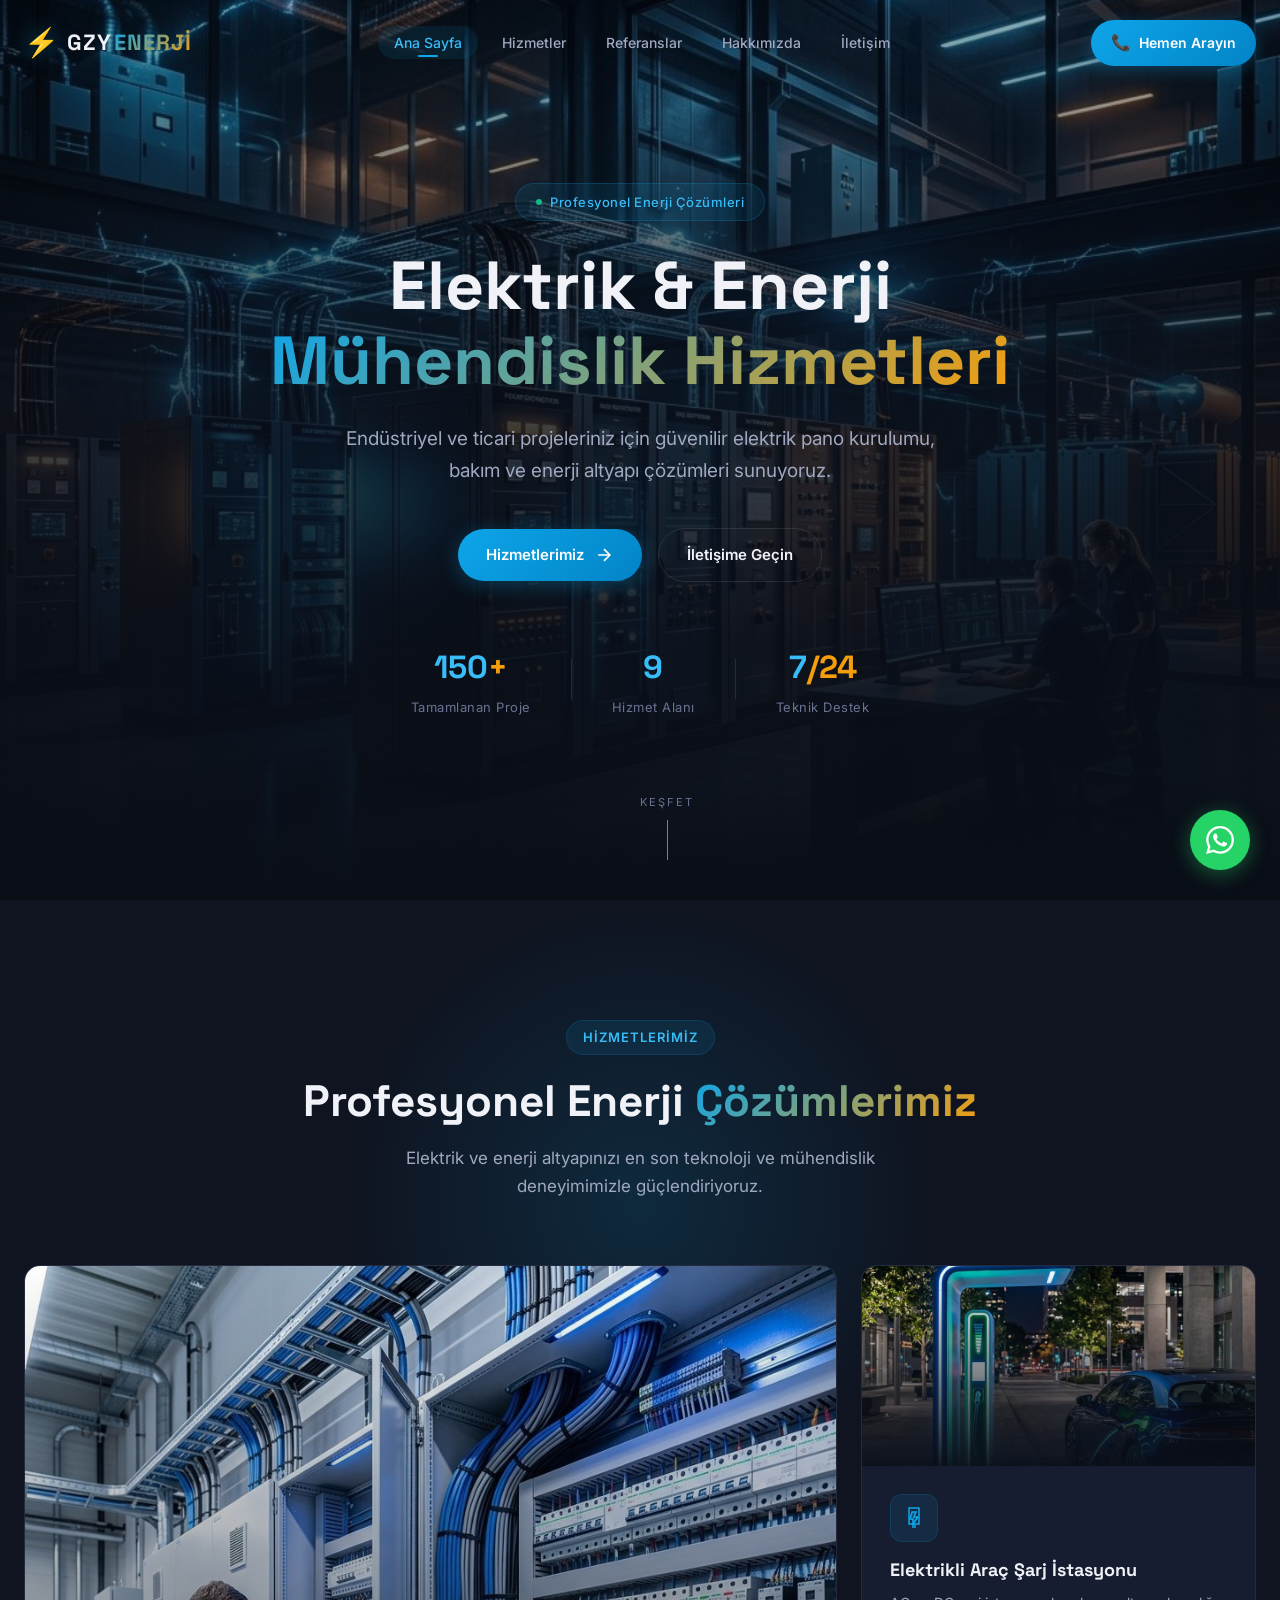
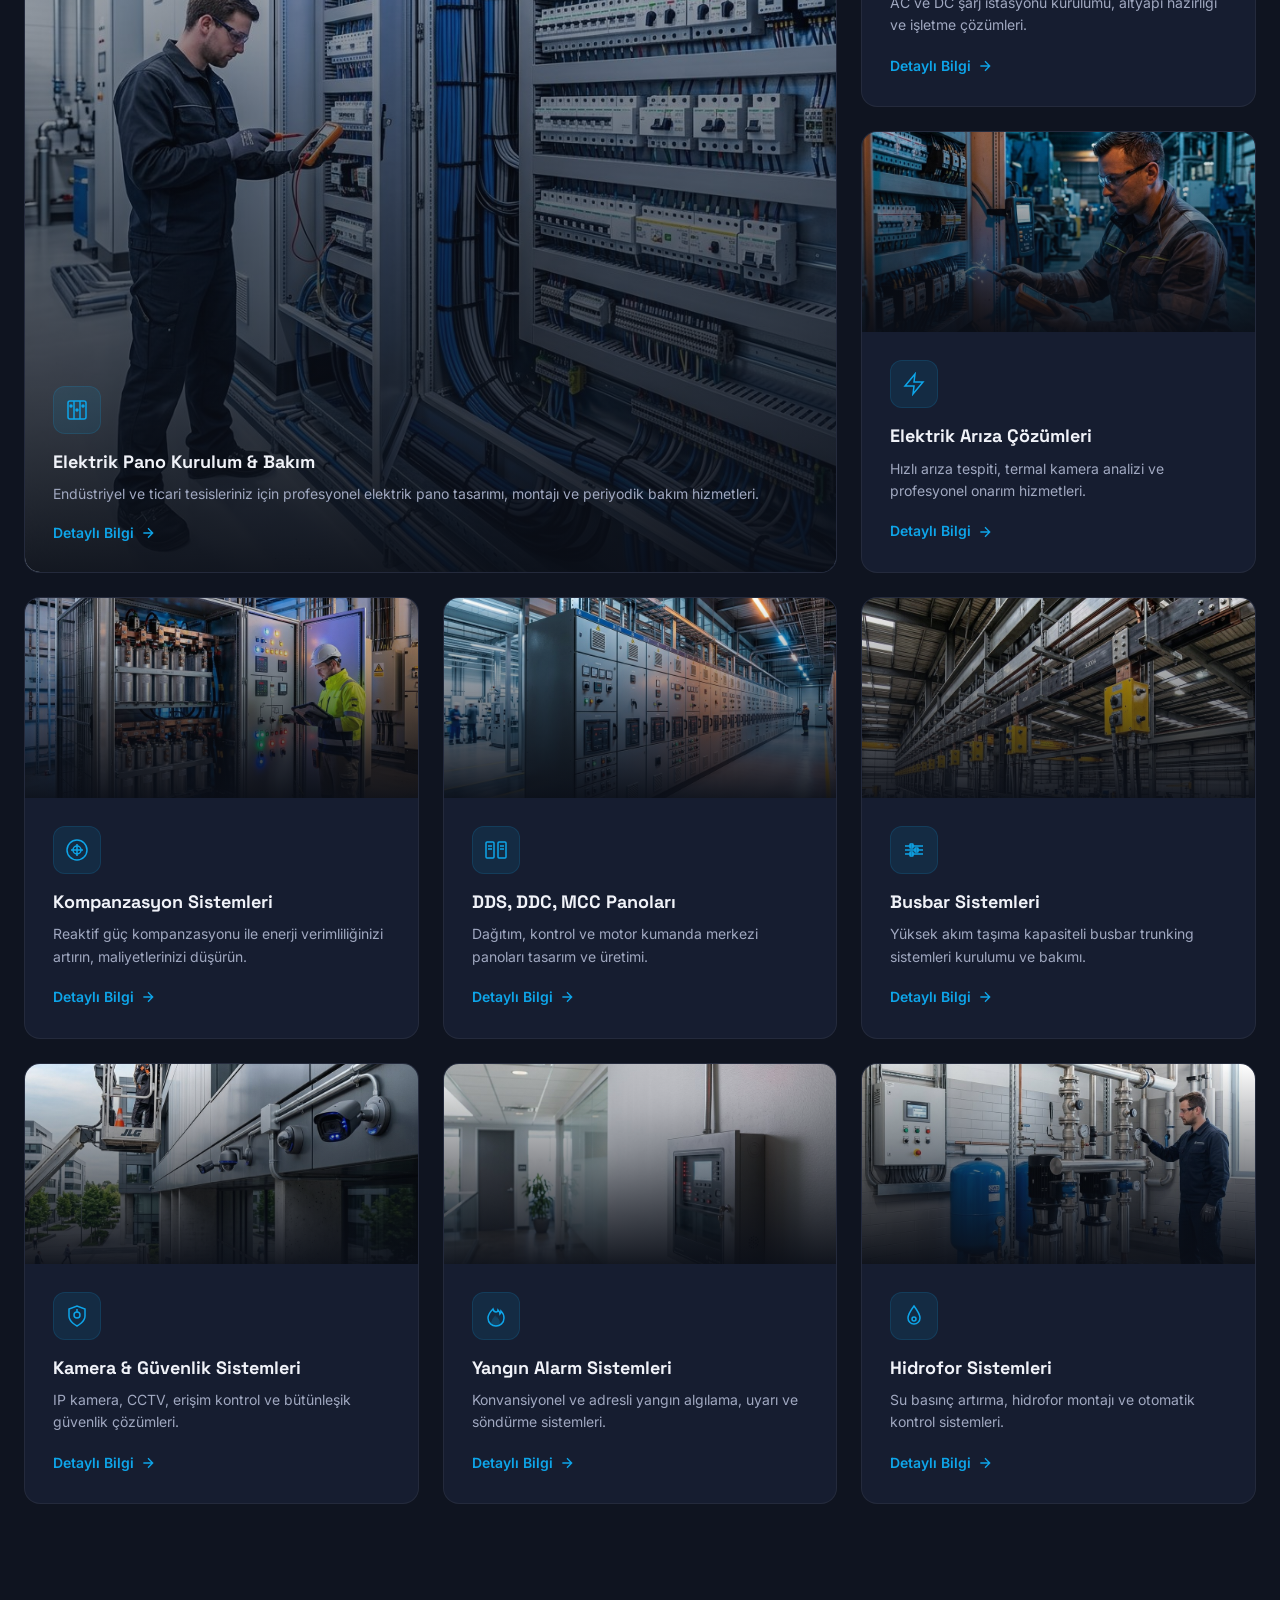
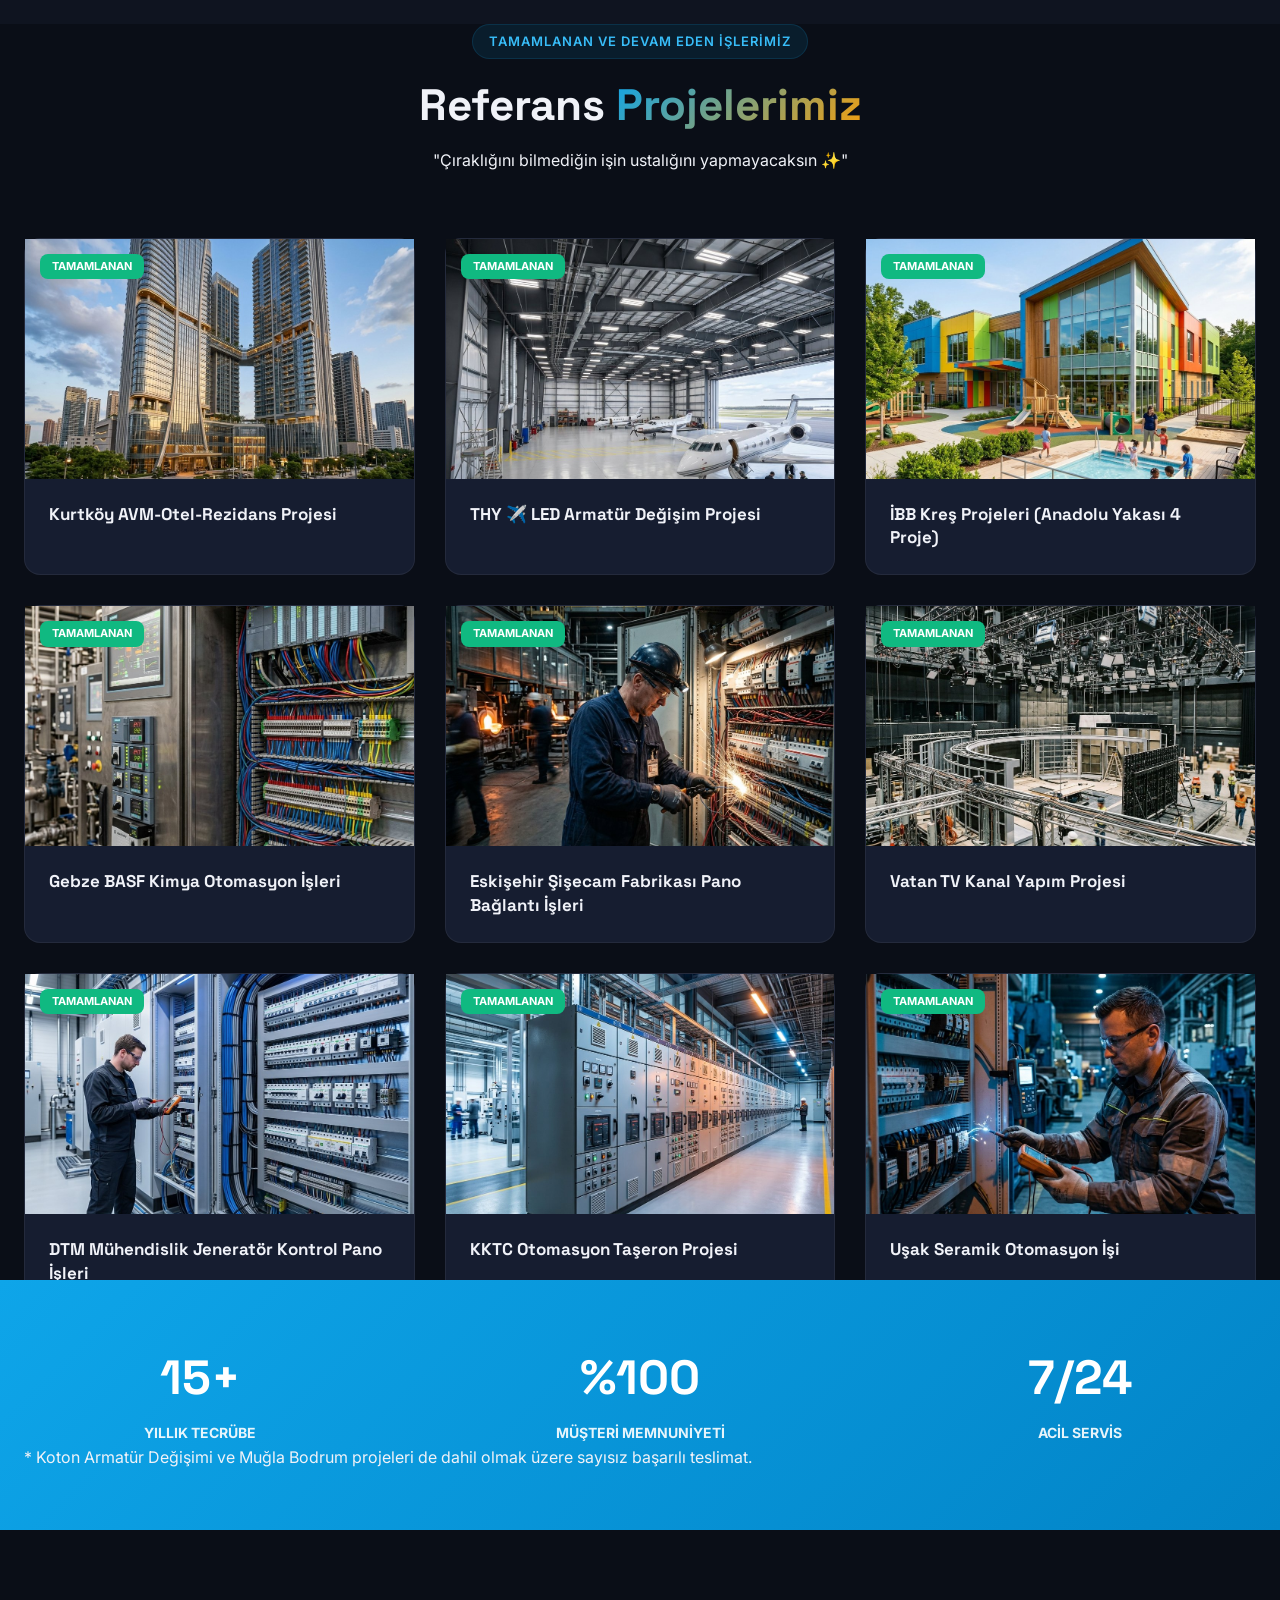
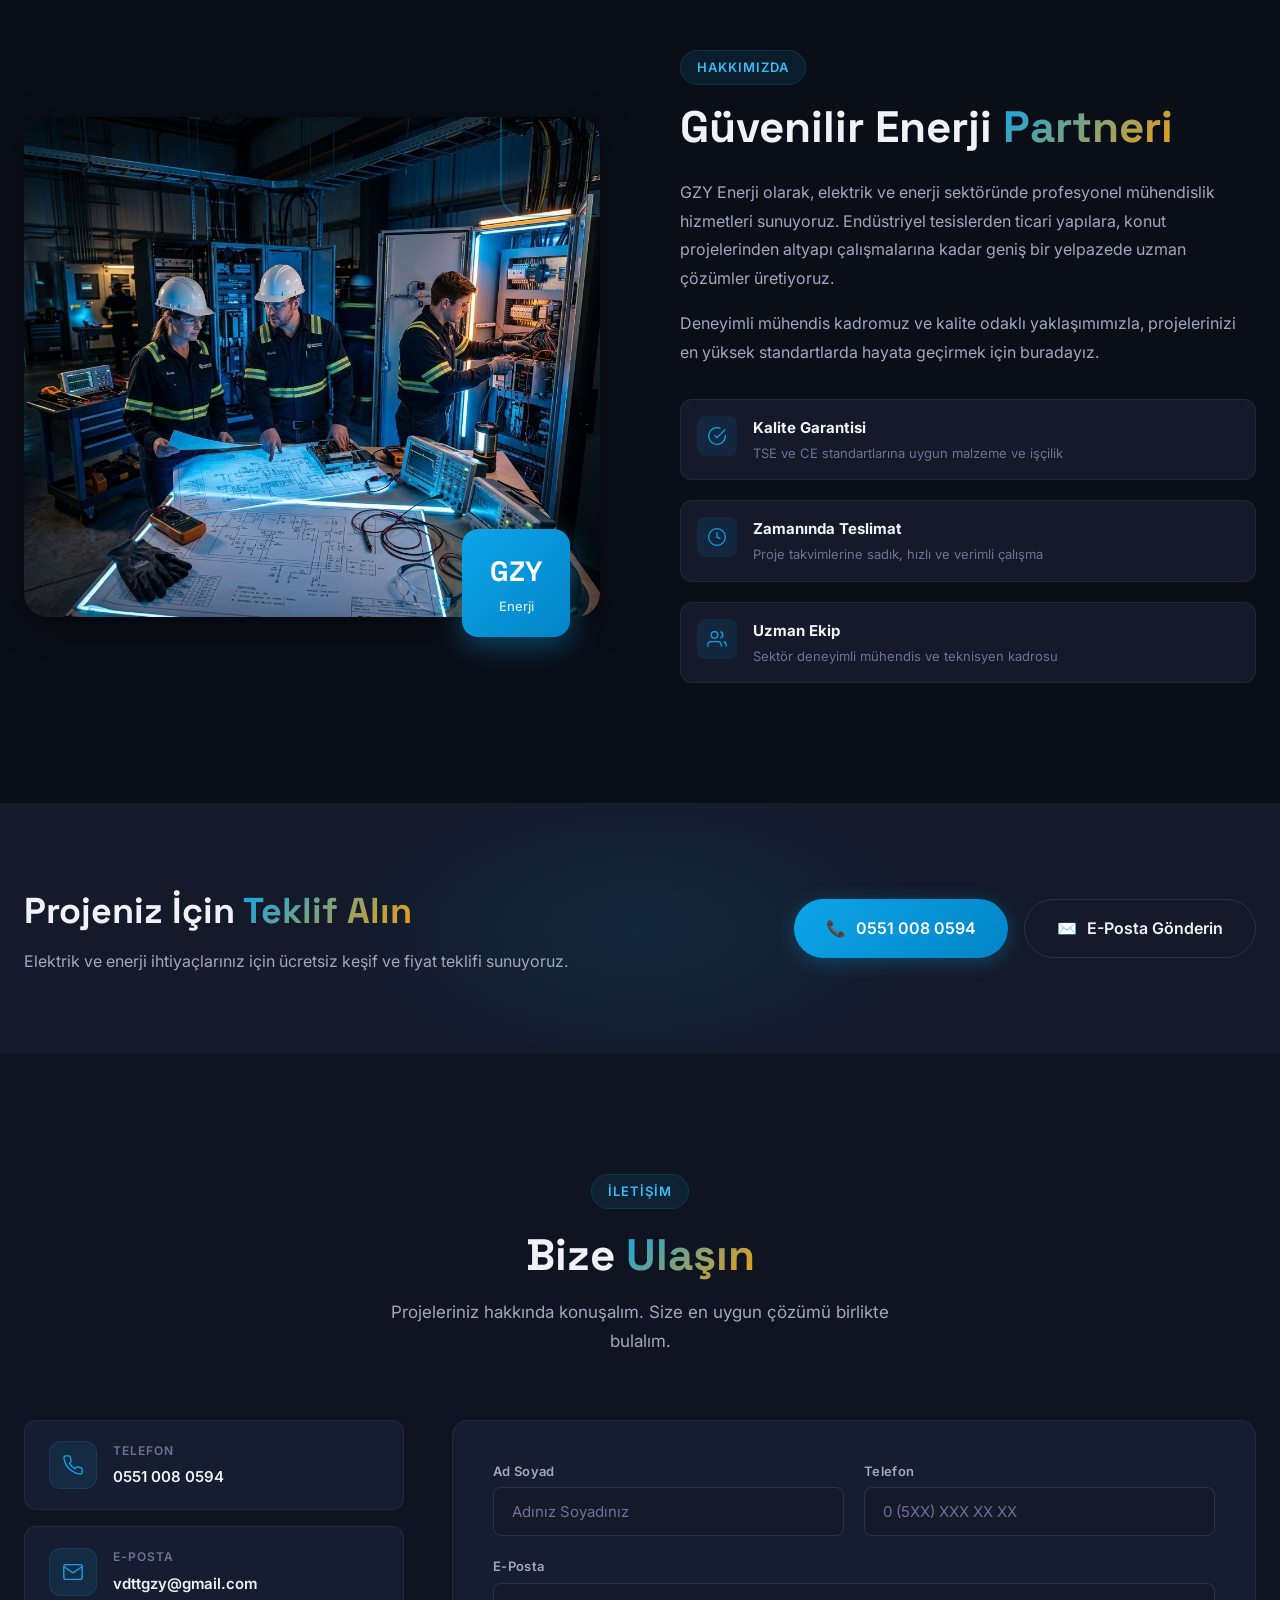
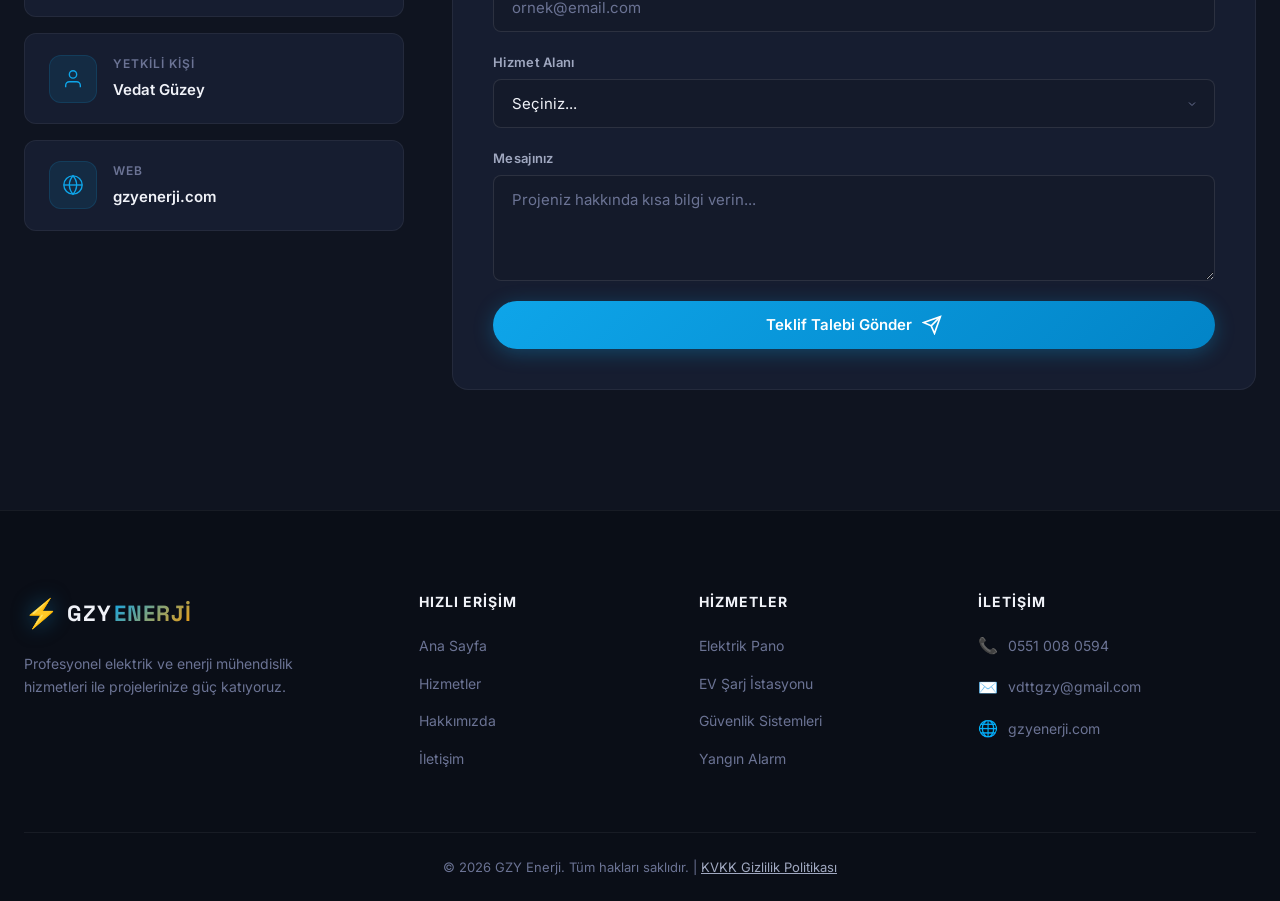
<file: index.html>
<!DOCTYPE html>
<html lang="tr">
<head>
    <meta charset="UTF-8">
    <meta name="viewport" content="width=device-width, initial-scale=1.0">
    <title>GZY Enerji | Elektrik, Pano & Enerji Çözümleri</title>
    <meta name="description" content="GZY Enerji - Elektrik pano kurulum, bakım, elektrikli araç şarj istasyonu, kompanzasyon sistemleri, güvenlik ve yangın alarm sistemleri konularında profesyonel mühendislik hizmetleri.">
    <meta name="keywords" content="elektrik pano, enerji, kompanzasyon, busbar, MCC pano, DDS pano, DDC pano, elektrikli araç şarj, güvenlik kamera, yangın alarm, hidrofor, elektrik arıza, GZY Enerji">
    <meta name="author" content="GZY Enerji">
    <meta name="robots" content="index, follow">
    <meta property="og:title" content="GZY Enerji | Elektrik, Pano & Enerji Çözümleri">
    <meta property="og:description" content="Profesyonel elektrik ve enerji mühendislik hizmetleri. Pano kurulum, bakım, şarj istasyonu ve güvenlik çözümleri.">
    <meta property="og:type" content="website">
    <meta property="og:url" content="https://gzyenerji.com">
    <link rel="canonical" href="https://gzyenerji.com">

    <!-- Google Fonts -->
    <link rel="preconnect" href="https://fonts.googleapis.com">
    <link rel="preconnect" href="https://fonts.gstatic.com" crossorigin>
    <link href="https://fonts.googleapis.com/css2?family=Inter:wght@300;400;500;600;700;800;900&family=Space+Grotesk:wght@400;500;600;700&display=swap" rel="stylesheet">

    <!-- CSS -->
    <link rel="stylesheet" href="style.css">

    <!-- Favicon -->
    <link rel="icon" type="image/svg+xml" href="data:image/svg+xml,%3Csvg xmlns='http://www.w3.org/2000/svg' viewBox='0 0 100 100'%3E%3Cdefs%3E%3ClinearGradient id='g' x1='0%25' y1='0%25' x2='100%25' y2='100%25'%3E%3Cstop offset='0%25' style='stop-color:%230ea5e9'/%3E%3Cstop offset='100%25' style='stop-color:%23f59e0b'/%3E%3C/linearGradient%3E%3C/defs%3E%3Ctext y='85' font-size='80' font-weight='900' font-family='Arial' fill='url(%23g)'%3E⚡%3C/text%3E%3C/svg%3E">
</head>
<body>
    <!-- Preloader -->
    <div id="preloader" class="preloader">
        <div class="preloader-inner">
            <div class="preloader-bolt">⚡</div>
            <div class="preloader-text">GZY ENERJİ</div>
        </div>
    </div>

    <!-- Navbar -->
    <nav id="navbar" class="navbar">
        <div class="nav-container">
            <a href="#ana-sayfa" class="nav-logo" id="nav-logo">
                <span class="logo-icon">⚡</span>
                <span class="logo-text">GZY<span class="logo-accent">ENERJİ</span></span>
            </a>
            <ul class="nav-links" id="nav-links">
                <li><a href="#ana-sayfa" class="nav-link active" data-section="ana-sayfa">Ana Sayfa</a></li>
                <li><a href="#hizmetler" class="nav-link" data-section="hizmetler">Hizmetler</a></li>
                <li><a href="#referanslar" class="nav-link" data-section="referanslar">Referanslar</a></li>
                <li><a href="#hakkimizda" class="nav-link" data-section="hakkimizda">Hakkımızda</a></li>
                <li><a href="#iletisim" class="nav-link" data-section="iletisim">İletişim</a></li>
            </ul>
            <a href="tel:05510080594" class="nav-cta" id="nav-cta">
                <span class="cta-icon">📞</span>
                <span class="cta-text">Hemen Arayın</span>
            </a>
            <button class="nav-toggle" id="nav-toggle" aria-label="Menüyü aç/kapat">
                <span class="toggle-line"></span>
                <span class="toggle-line"></span>
                <span class="toggle-line"></span>
            </button>
        </div>
    </nav>

    <!-- Mobile Menu -->
    <div class="mobile-menu" id="mobile-menu">
        <div class="mobile-menu-content">
            <ul class="mobile-nav-links">
                <li><a href="#ana-sayfa" class="mobile-nav-link" data-section="ana-sayfa">Ana Sayfa</a></li>
                <li><a href="#hizmetler" class="mobile-nav-link" data-section="hizmetler">Hizmetler</a></li>
                <li><a href="#referanslar" class="mobile-nav-link" data-section="referanslar">Referanslar</a></li>
                <li><a href="#hakkimizda" class="mobile-nav-link" data-section="hakkimizda">Hakkımızda</a></li>
                <li><a href="#iletisim" class="mobile-nav-link" data-section="iletisim">İletişim</a></li>
            </ul>
            <a href="tel:05510080594" class="mobile-cta">
                <span>📞</span> 0551 008 0594
            </a>
        </div>
    </div>

    <!-- Hero Section -->
    <section id="ana-sayfa" class="hero">
        <div class="hero-bg">
            <img src="images/hero-banner.jpg" alt="GZY Enerji - Elektrik ve Enerji Çözümleri" class="hero-bg-img" loading="eager">
            <div class="hero-overlay"></div>
        </div>
        <div class="hero-particles" id="hero-particles"></div>
        <div class="hero-content">
            <div class="hero-badge">
                <span class="badge-dot"></span>
                Profesyonel Enerji Çözümleri
            </div>
            <h1 class="hero-title">
                Elektrik & Enerji<br>
                <span class="hero-title-accent">Mühendislik Hizmetleri</span>
            </h1>
            <p class="hero-subtitle">
                Endüstriyel ve ticari projeleriniz için güvenilir elektrik pano kurulumu, 
                bakım ve enerji altyapı çözümleri sunuyoruz.
            </p>
            <div class="hero-actions">
                <a href="#hizmetler" class="btn btn-primary" id="hero-cta-services">
                    <span>Hizmetlerimiz</span>
                    <svg width="20" height="20" viewBox="0 0 24 24" fill="none" stroke="currentColor" stroke-width="2">
                        <path d="M5 12h14M12 5l7 7-7 7"/>
                    </svg>
                </a>
                <a href="#iletisim" class="btn btn-outline" id="hero-cta-contact">
                    <span>İletişime Geçin</span>
                </a>
            </div>
            <div class="hero-stats">
                <div class="stat-item">
                    <span class="stat-number" data-count="150">0</span><span class="stat-suffix">+</span>
                    <span class="stat-label">Tamamlanan Proje</span>
                </div>
                <div class="stat-divider"></div>
                <div class="stat-item">
                    <span class="stat-number" data-count="9">0</span>
                    <span class="stat-label">Hizmet Alanı</span>
                </div>
                <div class="stat-divider"></div>
                <div class="stat-item">
                    <span class="stat-number" data-count="7" data-suffix="/24">0</span><span class="stat-suffix">/24</span>
                    <span class="stat-label">Teknik Destek</span>
                </div>
            </div>
        </div>
        <div class="hero-scroll">
            <a href="#hizmetler" class="scroll-indicator" id="scroll-indicator">
                <span class="scroll-text">Keşfet</span>
                <div class="scroll-line"></div>
            </a>
        </div>
    </section>

    <!-- Services Section -->
    <section id="hizmetler" class="services">
        <div class="container">
            <div class="section-header">
                <span class="section-tag">Hizmetlerimiz</span>
                <h2 class="section-title">Profesyonel Enerji <span class="title-accent">Çözümlerimiz</span></h2>
                <p class="section-desc">Elektrik ve enerji altyapınızı en son teknoloji ve mühendislik deneyimimizle güçlendiriyoruz.</p>
            </div>

            <div class="services-grid">
                <!-- Service 1 -->
                <div class="service-card service-card-featured" id="service-panel">
                    <div class="service-card-image">
                        <img src="images/service-panel.jpg" alt="Elektrik Pano Kurulum ve Bakım" loading="lazy">
                        <div class="service-card-overlay"></div>
                    </div>
                    <div class="service-card-content">
                        <div class="service-icon">
                            <svg viewBox="0 0 24 24" fill="none" stroke="currentColor" stroke-width="1.5">
                                <rect x="3" y="3" width="18" height="18" rx="2"/>
                                <line x1="9" y1="3" x2="9" y2="21"/>
                                <line x1="15" y1="3" x2="15" y2="21"/>
                                <circle cx="6" cy="8" r="1" fill="currentColor"/>
                                <circle cx="12" cy="12" r="1" fill="currentColor"/>
                                <circle cx="18" cy="8" r="1" fill="currentColor"/>
                            </svg>
                        </div>
                        <h3 class="service-title">Elektrik Pano Kurulum & Bakım</h3>
                        <p class="service-desc">Endüstriyel ve ticari tesisleriniz için profesyonel elektrik pano tasarımı, montajı ve periyodik bakım hizmetleri.</p>
                        <a href="#iletisim" class="service-link">
                            Detaylı Bilgi
                            <svg width="16" height="16" viewBox="0 0 24 24" fill="none" stroke="currentColor" stroke-width="2">
                                <path d="M5 12h14M12 5l7 7-7 7"/>
                            </svg>
                        </a>
                    </div>
                </div>

                <!-- Service 2 -->
                <div class="service-card" id="service-ev-charging">
                    <div class="service-card-image">
                        <img src="images/service-ev-charging.jpg" alt="Elektrikli Araç Şarj İstasyonu" loading="lazy">
                        <div class="service-card-overlay"></div>
                    </div>
                    <div class="service-card-content">
                        <div class="service-icon">
                            <svg viewBox="0 0 24 24" fill="none" stroke="currentColor" stroke-width="1.5">
                                <path d="M7 2h10v16H7z"/>
                                <path d="M11 18v4"/>
                                <path d="M13 18v4"/>
                                <path d="M10 6h4l-2 5h4l-5 7v-5h-3l2-7z" fill="currentColor" opacity="0.3"/>
                                <path d="M10 6h4l-2 5h4l-5 7v-5h-3l2-7z"/>
                            </svg>
                        </div>
                        <h3 class="service-title">Elektrikli Araç Şarj İstasyonu</h3>
                        <p class="service-desc">AC ve DC şarj istasyonu kurulumu, altyapı hazırlığı ve işletme çözümleri.</p>
                        <a href="#iletisim" class="service-link">
                            Detaylı Bilgi
                            <svg width="16" height="16" viewBox="0 0 24 24" fill="none" stroke="currentColor" stroke-width="2">
                                <path d="M5 12h14M12 5l7 7-7 7"/>
                            </svg>
                        </a>
                    </div>
                </div>

                <!-- Service 3 -->
                <div class="service-card" id="service-fault">
                    <div class="service-card-image">
                        <img src="images/service-electrical.jpg" alt="Elektrik Arıza Çözümleri" loading="lazy">
                        <div class="service-card-overlay"></div>
                    </div>
                    <div class="service-card-content">
                        <div class="service-icon">
                            <svg viewBox="0 0 24 24" fill="none" stroke="currentColor" stroke-width="1.5">
                                <path d="M13 2L3 14h9l-1 8 10-12h-9l1-8z"/>
                            </svg>
                        </div>
                        <h3 class="service-title">Elektrik Arıza Çözümleri</h3>
                        <p class="service-desc">Hızlı arıza tespiti, termal kamera analizi ve profesyonel onarım hizmetleri.</p>
                        <a href="#iletisim" class="service-link">
                            Detaylı Bilgi
                            <svg width="16" height="16" viewBox="0 0 24 24" fill="none" stroke="currentColor" stroke-width="2">
                                <path d="M5 12h14M12 5l7 7-7 7"/>
                            </svg>
                        </a>
                    </div>
                </div>

                <!-- Service 4 -->
                <div class="service-card" id="service-compensation">
                    <div class="service-card-image">
                        <img src="images/service-compensation.jpg" alt="Kompanzasyon Sistemleri" loading="lazy">
                        <div class="service-card-overlay"></div>
                    </div>
                    <div class="service-card-content">
                        <div class="service-icon">
                            <svg viewBox="0 0 24 24" fill="none" stroke="currentColor" stroke-width="1.5">
                                <circle cx="12" cy="12" r="10"/>
                                <path d="M12 6v12M6 12h12"/>
                                <circle cx="12" cy="12" r="4"/>
                            </svg>
                        </div>
                        <h3 class="service-title">Kompanzasyon Sistemleri</h3>
                        <p class="service-desc">Reaktif güç kompanzasyonu ile enerji verimliliğinizi artırın, maliyetlerinizi düşürün.</p>
                        <a href="#iletisim" class="service-link">
                            Detaylı Bilgi
                            <svg width="16" height="16" viewBox="0 0 24 24" fill="none" stroke="currentColor" stroke-width="2">
                                <path d="M5 12h14M12 5l7 7-7 7"/>
                            </svg>
                        </a>
                    </div>
                </div>

                <!-- Service 5 -->
                <div class="service-card" id="service-dds-mcc">
                    <div class="service-card-image">
                        <img src="images/service-mcc.jpg" alt="DDS, DDC, MCC Panoları" loading="lazy">
                        <div class="service-card-overlay"></div>
                    </div>
                    <div class="service-card-content">
                        <div class="service-icon">
                            <svg viewBox="0 0 24 24" fill="none" stroke="currentColor" stroke-width="1.5">
                                <rect x="2" y="4" width="8" height="16" rx="1"/>
                                <rect x="14" y="4" width="8" height="16" rx="1"/>
                                <line x1="4" y1="8" x2="8" y2="8"/>
                                <line x1="4" y1="11" x2="8" y2="11"/>
                                <line x1="16" y1="8" x2="20" y2="8"/>
                                <line x1="16" y1="11" x2="20" y2="11"/>
                            </svg>
                        </div>
                        <h3 class="service-title">DDS, DDC, MCC Panoları</h3>
                        <p class="service-desc">Dağıtım, kontrol ve motor kumanda merkezi panoları tasarım ve üretimi.</p>
                        <a href="#iletisim" class="service-link">
                            Detaylı Bilgi
                            <svg width="16" height="16" viewBox="0 0 24 24" fill="none" stroke="currentColor" stroke-width="2">
                                <path d="M5 12h14M12 5l7 7-7 7"/>
                            </svg>
                        </a>
                    </div>
                </div>

                <!-- Service 6 -->
                <div class="service-card" id="service-busbar">
                    <div class="service-card-image">
                        <img src="images/service-busbar.jpg" alt="Busbar Sistemleri" loading="lazy">
                        <div class="service-card-overlay"></div>
                    </div>
                    <div class="service-card-content">
                        <div class="service-icon">
                            <svg viewBox="0 0 24 24" fill="none" stroke="currentColor" stroke-width="1.5">
                                <line x1="3" y1="8" x2="21" y2="8"/>
                                <line x1="3" y1="12" x2="21" y2="12"/>
                                <line x1="3" y1="16" x2="21" y2="16"/>
                                <rect x="8" y="6" width="3" height="4" rx="0.5"/>
                                <rect x="13" y="10" width="3" height="4" rx="0.5"/>
                                <rect x="8" y="14" width="3" height="4" rx="0.5"/>
                            </svg>
                        </div>
                        <h3 class="service-title">Busbar Sistemleri</h3>
                        <p class="service-desc">Yüksek akım taşıma kapasiteli busbar trunking sistemleri kurulumu ve bakımı.</p>
                        <a href="#iletisim" class="service-link">
                            Detaylı Bilgi
                            <svg width="16" height="16" viewBox="0 0 24 24" fill="none" stroke="currentColor" stroke-width="2">
                                <path d="M5 12h14M12 5l7 7-7 7"/>
                            </svg>
                        </a>
                    </div>
                </div>


                <!-- Service 7 -->
                <div class="service-card" id="service-security">
                    <div class="service-card-image">
                        <img src="images/service-security.jpg" alt="Kamera ve Güvenlik Sistemleri" loading="lazy">
                        <div class="service-card-overlay"></div>
                    </div>
                    <div class="service-card-content">
                        <div class="service-icon">
                            <svg viewBox="0 0 24 24" fill="none" stroke="currentColor" stroke-width="1.5">
                                <path d="M12 22s8-4 8-10V5l-8-3-8 3v7c0 6 8 10 8 10z"/>
                                <circle cx="12" cy="11" r="3"/>
                                <line x1="12" y1="8" x2="12" y2="5"/>
                            </svg>
                        </div>
                        <h3 class="service-title">Kamera & Güvenlik Sistemleri</h3>
                        <p class="service-desc">IP kamera, CCTV, erişim kontrol ve bütünleşik güvenlik çözümleri.</p>
                        <a href="#iletisim" class="service-link">
                            Detaylı Bilgi
                            <svg width="16" height="16" viewBox="0 0 24 24" fill="none" stroke="currentColor" stroke-width="2">
                                <path d="M5 12h14M12 5l7 7-7 7"/>
                            </svg>
                        </a>
                    </div>
                </div>

                <!-- Service 8 -->
                <div class="service-card" id="service-fire-alarm">
                    <div class="service-card-image">
                        <img src="images/service-fire-alarm.jpg" alt="Yangın Alarm Sistemleri" loading="lazy">
                        <div class="service-card-overlay"></div>
                    </div>
                    <div class="service-card-content">
                        <div class="service-icon">
                            <svg viewBox="0 0 24 24" fill="none" stroke="currentColor" stroke-width="1.5">
                                <path d="M12 22c-4 0-8-3-8-8 0-4 4-8 5-9 .5 2 2 3 3 3 1 0 2-1 2-2 1 1 2 3 2 4 1-1 1-2 1-3 2 2 3 4 3 7 0 5-4 8-8 8z"/>
                                <path d="M12 22c-2 0-4-2-4-4 0-2 2-4 3-5 0 1 1 2 1 2 1 0 1-1 1-1 1 1 2 2 2 4 0 2-1 4-3 4z" fill="currentColor" opacity="0.2"/>
                            </svg>
                        </div>
                        <h3 class="service-title">Yangın Alarm Sistemleri</h3>
                        <p class="service-desc">Konvansiyonel ve adresli yangın algılama, uyarı ve söndürme sistemleri.</p>
                        <a href="#iletisim" class="service-link">
                            Detaylı Bilgi
                            <svg width="16" height="16" viewBox="0 0 24 24" fill="none" stroke="currentColor" stroke-width="2">
                                <path d="M5 12h14M12 5l7 7-7 7"/>
                            </svg>
                        </a>
                    </div>
                </div>

                <!-- Service 9 -->
                <div class="service-card" id="service-hydrofor">
                    <div class="service-card-image">
                        <img src="images/service-hydrofor.jpg" alt="Hidrofor Sistemleri" loading="lazy">
                        <div class="service-card-overlay"></div>
                    </div>
                    <div class="service-card-content">
                        <div class="service-icon">
                            <svg viewBox="0 0 24 24" fill="none" stroke="currentColor" stroke-width="1.5">
                                <path d="M12 2C12 2 6 10 6 14a6 6 0 0012 0c0-4-6-12-6-12z"/>
                                <circle cx="12" cy="15" r="2"/>
                            </svg>
                        </div>
                        <h3 class="service-title">Hidrofor Sistemleri</h3>
                        <p class="service-desc">Su basınç artırma, hidrofor montajı ve otomatik kontrol sistemleri.</p>
                        <a href="#iletisim" class="service-link">
                            Detaylı Bilgi
                            <svg width="16" height="16" viewBox="0 0 24 24" fill="none" stroke="currentColor" stroke-width="2">
                                <path d="M5 12h14M12 5l7 7-7 7"/>
                            </svg>
                        </a>
                    </div>
                </div>

            </div>
        </div>
    </section>

    <!-- References Section -->
    <section id="referanslar" class="references">
        <div class="container">
            <div class="section-header">
                <span class="section-tag">Tamamlanan ve Devam Eden İşlerimiz</span>
                <h2 class="section-title">Referans <span class="title-accent">Projelerimiz</span></h2>
                <div class="quote-badge">
                    <p>"Çıraklığını bilmediğin işin ustalığını yapmayacaksın ✨"</p>
                </div>
            </div>

            <div class="references-grid">
                <!-- Ref 1 -->
                <div class="ref-card">
                    <div class="ref-image">
                        <img src="images/ref-kurtkoy.jpg" alt="Kurtköy AVM-Otel-Rezidans Projesi" loading="lazy">
                        <span class="ref-status status-completed">TAMAMLANAN</span>
                    </div>
                    <div class="ref-content">
                        <h3 class="ref-title">Kurtköy AVM-Otel-Rezidans Projesi</h3>
                    </div>
                </div>

                <!-- Ref 2 -->
                <div class="ref-card">
                    <div class="ref-image">
                        <img src="images/ref-thy.jpg" alt="THY LED Armatür Değişim Projesi" loading="lazy">
                        <span class="ref-status status-completed">TAMAMLANAN</span>
                    </div>
                    <div class="ref-content">
                        <h3 class="ref-title">THY ✈️ LED Armatür Değişim Projesi</h3>
                    </div>
                </div>

                <!-- Ref 3 -->
                <div class="ref-card">
                    <div class="ref-image">
                        <img src="images/ref-ibb.jpg" alt="İBB Kreş Projeleri" loading="lazy">
                        <span class="ref-status status-completed">TAMAMLANAN</span>
                    </div>
                    <div class="ref-content">
                        <h3 class="ref-title">İBB Kreş Projeleri (Anadolu Yakası 4 Proje)</h3>
                    </div>
                </div>

                <!-- Ref 4 -->
                <div class="ref-card">
                    <div class="ref-image">
                        <img src="images/ref-basf.jpg" alt="Gebze BASF Kimya Otomasyon İşleri" loading="lazy">
                        <span class="ref-status status-completed">TAMAMLANAN</span>
                    </div>
                    <div class="ref-content">
                        <h3 class="ref-title">Gebze BASF Kimya Otomasyon İşleri</h3>
                    </div>
                </div>

                <!-- Ref 5 -->
                <div class="ref-card">
                    <div class="ref-image">
                        <img src="images/ref-sisecam.jpg" alt="Eskişehir Şişecam Fabrikası Pano Bağlantı İşleri" loading="lazy">
                        <span class="ref-status status-completed">TAMAMLANAN</span>
                    </div>
                    <div class="ref-content">
                        <h3 class="ref-title">Eskişehir Şişecam Fabrikası Pano Bağlantı İşleri</h3>
                    </div>
                </div>

                <!-- Ref 6 -->
                <div class="ref-card">
                    <div class="ref-image">
                        <img src="images/ref-vatan.jpg" alt="Vatan TV Kanal Yapım Projesi" loading="lazy">
                        <span class="ref-status status-completed">TAMAMLANAN</span>
                    </div>
                    <div class="ref-content">
                        <h3 class="ref-title">Vatan TV Kanal Yapım Projesi</h3>
                    </div>
                </div>

                <!-- Ref 7 -->
                <div class="ref-card">
                    <div class="ref-image">
                        <img src="images/service-panel.jpg" alt="DTM Mühendislik Jeneratör Kontrol Pano İşleri" loading="lazy">
                        <span class="ref-status status-completed">TAMAMLANAN</span>
                    </div>
                    <div class="ref-content">
                        <h3 class="ref-title">DTM Mühendislik Jeneratör Kontrol Pano İşleri</h3>
                    </div>
                </div>

                <!-- Ref 8 -->
                <div class="ref-card">
                    <div class="ref-image">
                        <img src="images/service-mcc.jpg" alt="KKTC Otomasyon Taşeron Projesi" loading="lazy">
                        <span class="ref-status status-completed">TAMAMLANAN</span>
                    </div>
                    <div class="ref-content">
                        <h3 class="ref-title">KKTC Otomasyon Taşeron Projesi</h3>
                    </div>
                </div>

                <!-- Ref 9 -->
                <div class="ref-card">
                    <div class="ref-image">
                        <img src="images/service-electrical.jpg" alt="Uşak Seramik Otomasyon İşi" loading="lazy">
                        <span class="ref-status status-completed">TAMAMLANAN</span>
                    </div>
                    <div class="ref-content">
                        <h3 class="ref-title">Uşak Seramik Otomasyon İşi</h3>
                    </div>
                </div>
            </div>
        </div>
    </section>

    <!-- Stats Bar -->
    <section class="stats-bar">
        <div class="container">
            <div class="stats-bar-grid">
                <div class="stats-bar-item">
                    <span class="stats-bar-num">15+</span>
                    <span class="stats-bar-label">YILLIK TECRÜBE</span>
                </div>
                <div class="stats-bar-divider"></div>
                <div class="stats-bar-item">
                    <span class="stats-bar-num">%100</span>
                    <span class="stats-bar-label">MÜŞTERİ MEMNUNİYETİ</span>
                </div>
                <div class="stats-bar-divider"></div>
                <div class="stats-bar-item">
                    <span class="stats-bar-num">7/24</span>
                    <span class="stats-bar-label">ACİL SERVİS</span>
                </div>
            </div>
            <p class="stats-bar-note">* Koton Armatür Değişimi ve Muğla Bodrum projeleri de dahil olmak üzere sayısız başarılı teslimat.</p>
        </div>
    </section>

    <!-- About Section -->
    <section id="hakkimizda" class="about">
        <div class="container">
            <div class="about-grid">
                <div class="about-visual">
                    <div class="about-image-wrapper">
                        <img src="images/about-section.jpg" alt="GZY Enerji Mühendislik Ekibi" loading="lazy">
                        <div class="about-image-accent"></div>
                    </div>
                    <div class="about-experience-badge">
                        <span class="experience-number">GZY</span>
                        <span class="experience-text">Enerji</span>
                    </div>
                </div>
                <div class="about-content">
                    <span class="section-tag">Hakkımızda</span>
                    <h2 class="section-title">Güvenilir Enerji <span class="title-accent">Partneri</span></h2>
                    <p class="about-text">
                        GZY Enerji olarak, elektrik ve enerji sektöründe profesyonel mühendislik hizmetleri sunuyoruz. 
                        Endüstriyel tesislerden ticari yapılara, konut projelerinden altyapı çalışmalarına kadar 
                        geniş bir yelpazede uzman çözümler üretiyoruz.
                    </p>
                    <p class="about-text">
                        Deneyimli mühendis kadromuz ve kalite odaklı yaklaşımımızla, projelerinizi 
                        en yüksek standartlarda hayata geçirmek için buradayız.
                    </p>
                    <div class="about-features">
                        <div class="about-feature">
                            <div class="feature-icon">
                                <svg viewBox="0 0 24 24" fill="none" stroke="currentColor" stroke-width="1.5">
                                    <path d="M22 11.08V12a10 10 0 11-5.93-9.14"/>
                                    <polyline points="22 4 12 14.01 9 11.01"/>
                                </svg>
                            </div>
                            <div class="feature-info">
                                <h4>Kalite Garantisi</h4>
                                <p>TSE ve CE standartlarına uygun malzeme ve işçilik</p>
                            </div>
                        </div>
                        <div class="about-feature">
                            <div class="feature-icon">
                                <svg viewBox="0 0 24 24" fill="none" stroke="currentColor" stroke-width="1.5">
                                    <circle cx="12" cy="12" r="10"/>
                                    <polyline points="12 6 12 12 16 14"/>
                                </svg>
                            </div>
                            <div class="feature-info">
                                <h4>Zamanında Teslimat</h4>
                                <p>Proje takvimlerine sadık, hızlı ve verimli çalışma</p>
                            </div>
                        </div>
                        <div class="about-feature">
                            <div class="feature-icon">
                                <svg viewBox="0 0 24 24" fill="none" stroke="currentColor" stroke-width="1.5">
                                    <path d="M17 21v-2a4 4 0 00-4-4H5a4 4 0 00-4 4v2"/>
                                    <circle cx="9" cy="7" r="4"/>
                                    <path d="M23 21v-2a4 4 0 00-3-3.87"/>
                                    <path d="M16 3.13a4 4 0 010 7.75"/>
                                </svg>
                            </div>
                            <div class="feature-info">
                                <h4>Uzman Ekip</h4>
                                <p>Sektör deneyimli mühendis ve teknisyen kadrosu</p>
                            </div>
                        </div>
                    </div>
                </div>
            </div>
        </div>
    </section>

    <!-- CTA Banner -->
    <section class="cta-banner">
        <div class="container">
            <div class="cta-content">
                <div class="cta-text">
                    <h2>Projeniz İçin <span class="title-accent">Teklif Alın</span></h2>
                    <p>Elektrik ve enerji ihtiyaçlarınız için ücretsiz keşif ve fiyat teklifi sunuyoruz.</p>
                </div>
                <div class="cta-actions">
                    <a href="tel:05510080594" class="btn btn-primary btn-lg" id="cta-call">
                        <span>📞</span>
                        <span>0551 008 0594</span>
                    </a>
                    <a href="mailto:vdttgzy@gmail.com" class="btn btn-outline btn-lg" id="cta-email">
                        <span>✉️</span>
                        <span>E-Posta Gönderin</span>
                    </a>
                </div>
            </div>
        </div>
    </section>

    <!-- Contact Section -->
    <section id="iletisim" class="contact">
        <div class="container">
            <div class="section-header">
                <span class="section-tag">İletişim</span>
                <h2 class="section-title">Bize <span class="title-accent">Ulaşın</span></h2>
                <p class="section-desc">Projeleriniz hakkında konuşalım. Size en uygun çözümü birlikte bulalım.</p>
            </div>

            <div class="contact-grid">
                <div class="contact-info-cards">
                    <div class="contact-card" id="contact-card-phone">
                        <div class="contact-card-icon">
                            <svg viewBox="0 0 24 24" fill="none" stroke="currentColor" stroke-width="1.5">
                                <path d="M22 16.92v3a2 2 0 01-2.18 2 19.79 19.79 0 01-8.63-3.07 19.5 19.5 0 01-6-6 19.79 19.79 0 01-3.07-8.67A2 2 0 014.11 2h3a2 2 0 012 1.72c.127.96.361 1.903.7 2.81a2 2 0 01-.45 2.11L8.09 9.91a16 16 0 006 6l1.27-1.27a2 2 0 012.11-.45c.907.339 1.85.573 2.81.7A2 2 0 0122 16.92z"/>
                            </svg>
                        </div>
                        <div class="contact-card-text">
                            <h4>Telefon</h4>
                            <a href="tel:05510080594">0551 008 0594</a>
                        </div>
                    </div>

                    <div class="contact-card" id="contact-card-email">
                        <div class="contact-card-icon">
                            <svg viewBox="0 0 24 24" fill="none" stroke="currentColor" stroke-width="1.5">
                                <path d="M4 4h16c1.1 0 2 .9 2 2v12c0 1.1-.9 2-2 2H4c-1.1 0-2-.9-2-2V6c0-1.1.9-2 2-2z"/>
                                <polyline points="22,6 12,13 2,6"/>
                            </svg>
                        </div>
                        <div class="contact-card-text">
                            <h4>E-Posta</h4>
                            <a href="mailto:vdttgzy@gmail.com">vdttgzy@gmail.com</a>
                        </div>
                    </div>

                    <div class="contact-card" id="contact-card-person">
                        <div class="contact-card-icon">
                            <svg viewBox="0 0 24 24" fill="none" stroke="currentColor" stroke-width="1.5">
                                <path d="M20 21v-2a4 4 0 00-4-4H8a4 4 0 00-4 4v2"/>
                                <circle cx="12" cy="7" r="4"/>
                            </svg>
                        </div>
                        <div class="contact-card-text">
                            <h4>Yetkili Kişi</h4>
                            <span>Vedat Güzey</span>
                        </div>
                    </div>

                    <div class="contact-card" id="contact-card-web">
                        <div class="contact-card-icon">
                            <svg viewBox="0 0 24 24" fill="none" stroke="currentColor" stroke-width="1.5">
                                <circle cx="12" cy="12" r="10"/>
                                <line x1="2" y1="12" x2="22" y2="12"/>
                                <path d="M12 2a15.3 15.3 0 014 10 15.3 15.3 0 01-4 10 15.3 15.3 0 01-4-10 15.3 15.3 0 014-10z"/>
                            </svg>
                        </div>
                        <div class="contact-card-text">
                            <h4>Web</h4>
                            <a href="https://gzyenerji.com" target="_blank">gzyenerji.com</a>
                        </div>
                    </div>
                </div>

                <div class="contact-form-wrapper">
                    <form class="contact-form" id="contact-form">
                        <div class="form-row">
                            <div class="form-group">
                                <label for="name">Ad Soyad</label>
                                <input type="text" id="name" name="name" placeholder="Adınız Soyadınız" required>
                            </div>
                            <div class="form-group">
                                <label for="phone">Telefon</label>
                                <input type="tel" id="phone" name="phone" placeholder="0 (5XX) XXX XX XX" required>
                            </div>
                        </div>
                        <div class="form-group">
                            <label for="email">E-Posta</label>
                            <input type="email" id="email" name="email" placeholder="ornek@email.com">
                        </div>
                        <div class="form-group">
                            <label for="service">Hizmet Alanı</label>
                            <select id="service" name="service">
                                <option value="">Seçiniz...</option>
                                <option value="pano">Elektrik Pano Kurulum & Bakım</option>
                                <option value="sarj">Elektrikli Araç Şarj İstasyonu</option>
                                <option value="ariza">Elektrik Arıza Çözümleri</option>
                                <option value="kompanzasyon">Kompanzasyon Sistemleri</option>
                                <option value="dds-mcc">DDS, DDC, MCC Panoları</option>
                                <option value="busbar">Busbar Sistemleri</option>
                                <option value="guvenlik">Kamera & Güvenlik Sistemleri</option>
                                <option value="yangin">Yangın Alarm Sistemleri</option>
                                <option value="hidrofor">Hidrofor Sistemleri</option>
                                <option value="diger">Diğer</option>
                            </select>
                        </div>
                        <div class="form-group">
                            <label for="message">Mesajınız</label>
                            <textarea id="message" name="message" rows="4" placeholder="Projeniz hakkında kısa bilgi verin..."></textarea>
                        </div>
                        <button type="submit" class="btn btn-primary btn-full" id="form-submit">
                            <span>Teklif Talebi Gönder</span>
                            <svg width="20" height="20" viewBox="0 0 24 24" fill="none" stroke="currentColor" stroke-width="2">
                                <line x1="22" y1="2" x2="11" y2="13"/>
                                <polygon points="22 2 15 22 11 13 2 9 22 2"/>
                            </svg>
                        </button>
                    </form>
                </div>
            </div>
        </div>
    </section>

    <!-- Footer -->
    <footer class="footer">
        <div class="container">
            <div class="footer-grid">
                <div class="footer-brand">
                    <a href="#ana-sayfa" class="footer-logo">
                        <span class="logo-icon">⚡</span>
                        <span class="logo-text">GZY<span class="logo-accent">ENERJİ</span></span>
                    </a>
                    <p class="footer-desc">Profesyonel elektrik ve enerji mühendislik hizmetleri ile projelerinize güç katıyoruz.</p>
                </div>
                <div class="footer-links-group">
                    <h4>Hızlı Erişim</h4>
                    <ul class="footer-links">
                        <li><a href="#ana-sayfa">Ana Sayfa</a></li>
                        <li><a href="#hizmetler">Hizmetler</a></li>
                        <li><a href="#hakkimizda">Hakkımızda</a></li>
                        <li><a href="#iletisim">İletişim</a></li>
                    </ul>
                </div>
                <div class="footer-links-group">
                    <h4>Hizmetler</h4>
                    <ul class="footer-links">
                        <li><a href="#service-panel">Elektrik Pano</a></li>
                        <li><a href="#service-ev-charging">EV Şarj İstasyonu</a></li>
                        <li><a href="#service-security">Güvenlik Sistemleri</a></li>
                        <li><a href="#service-fire-alarm">Yangın Alarm</a></li>
                    </ul>
                </div>
                <div class="footer-contact">
                    <h4>İletişim</h4>
                    <div class="footer-contact-item">
                        <span>📞</span>
                        <a href="tel:05510080594">0551 008 0594</a>
                    </div>
                    <div class="footer-contact-item">
                        <span>✉️</span>
                        <a href="mailto:vdttgzy@gmail.com">vdttgzy@gmail.com</a>
                    </div>
                    <div class="footer-contact-item">
                        <span>🌐</span>
                        <a href="https://gzyenerji.com">gzyenerji.com</a>
                    </div>
                </div>
            </div>
            <div class="footer-bottom">
                <p>&copy; 2026 GZY Enerji. Tüm hakları saklıdır. | <a href="kvkk.html" style="text-decoration: underline; color: var(--text-secondary);">KVKK Gizlilik Politikası</a></p>
            </div>
        </div>
    </footer>

    <!-- WhatsApp Float Button -->
    <a href="https://wa.me/905510080594" target="_blank" class="whatsapp-float" id="whatsapp-float" aria-label="WhatsApp ile iletişime geç">
        <svg viewBox="0 0 24 24" fill="currentColor" width="28" height="28">
            <path d="M17.472 14.382c-.297-.149-1.758-.867-2.03-.967-.273-.099-.471-.148-.67.15-.197.297-.767.966-.94 1.164-.173.199-.347.223-.644.075-.297-.15-1.255-.463-2.39-1.475-.883-.788-1.48-1.761-1.653-2.059-.173-.297-.018-.458.13-.606.134-.133.298-.347.446-.52.149-.174.198-.298.298-.497.099-.198.05-.371-.025-.52-.075-.149-.669-1.612-.916-2.207-.242-.579-.487-.5-.669-.51-.173-.008-.371-.01-.57-.01-.198 0-.52.074-.792.372-.272.297-1.04 1.016-1.04 2.479 0 1.462 1.065 2.875 1.213 3.074.149.198 2.096 3.2 5.077 4.487.709.306 1.262.489 1.694.625.712.227 1.36.195 1.871.118.571-.085 1.758-.719 2.006-1.413.248-.694.248-1.289.173-1.413-.074-.124-.272-.198-.57-.347m-5.421 7.403h-.004a9.87 9.87 0 01-5.031-1.378l-.361-.214-3.741.982.998-3.648-.235-.374a9.86 9.86 0 01-1.51-5.26c.001-5.45 4.436-9.884 9.888-9.884 2.64 0 5.122 1.03 6.988 2.898a9.825 9.825 0 012.893 6.994c-.003 5.45-4.437 9.884-9.885 9.884m8.413-18.297A11.815 11.815 0 0012.05 0C5.495 0 .16 5.335.157 11.892c0 2.096.547 4.142 1.588 5.945L.057 24l6.305-1.654a11.882 11.882 0 005.683 1.448h.005c6.554 0 11.89-5.335 11.893-11.893a11.821 11.821 0 00-3.48-8.413z"/>
        </svg>
    </a>

    <script src="script.js"></script>
</body>
</html>
</file>
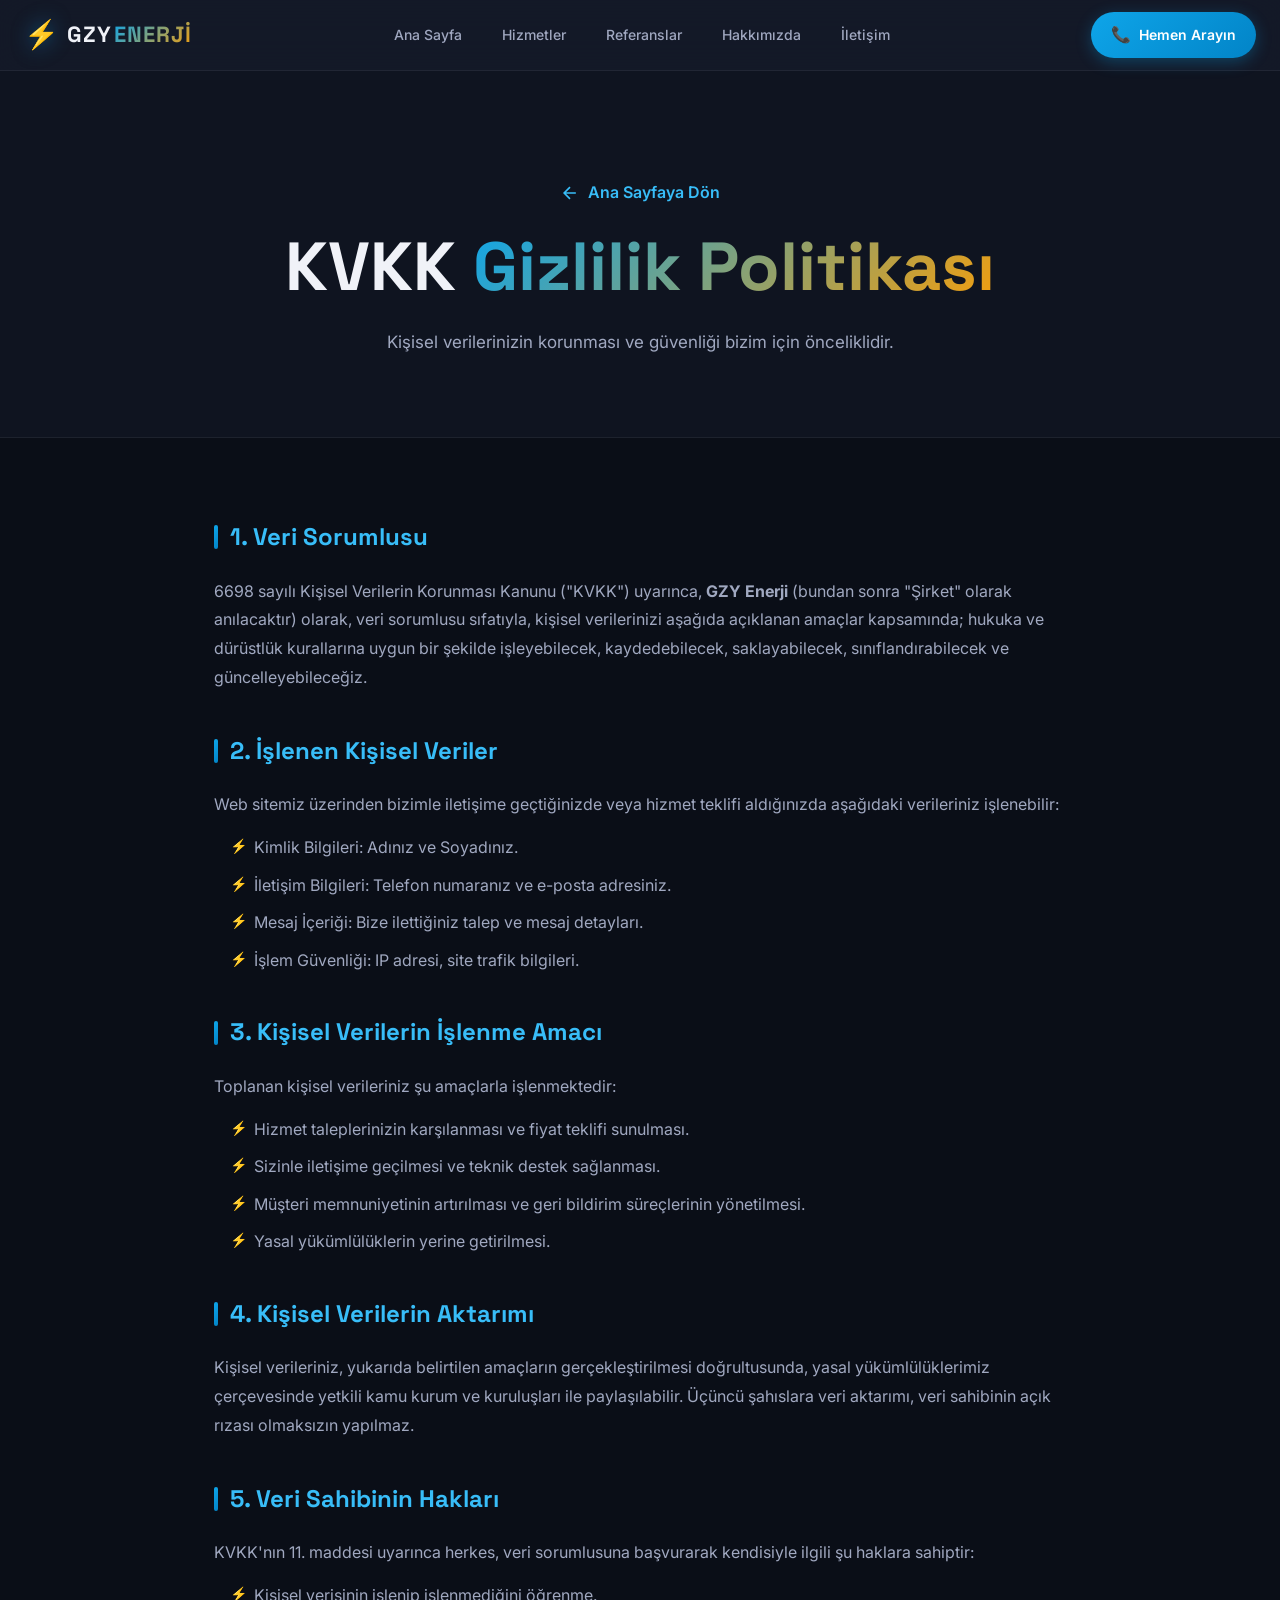
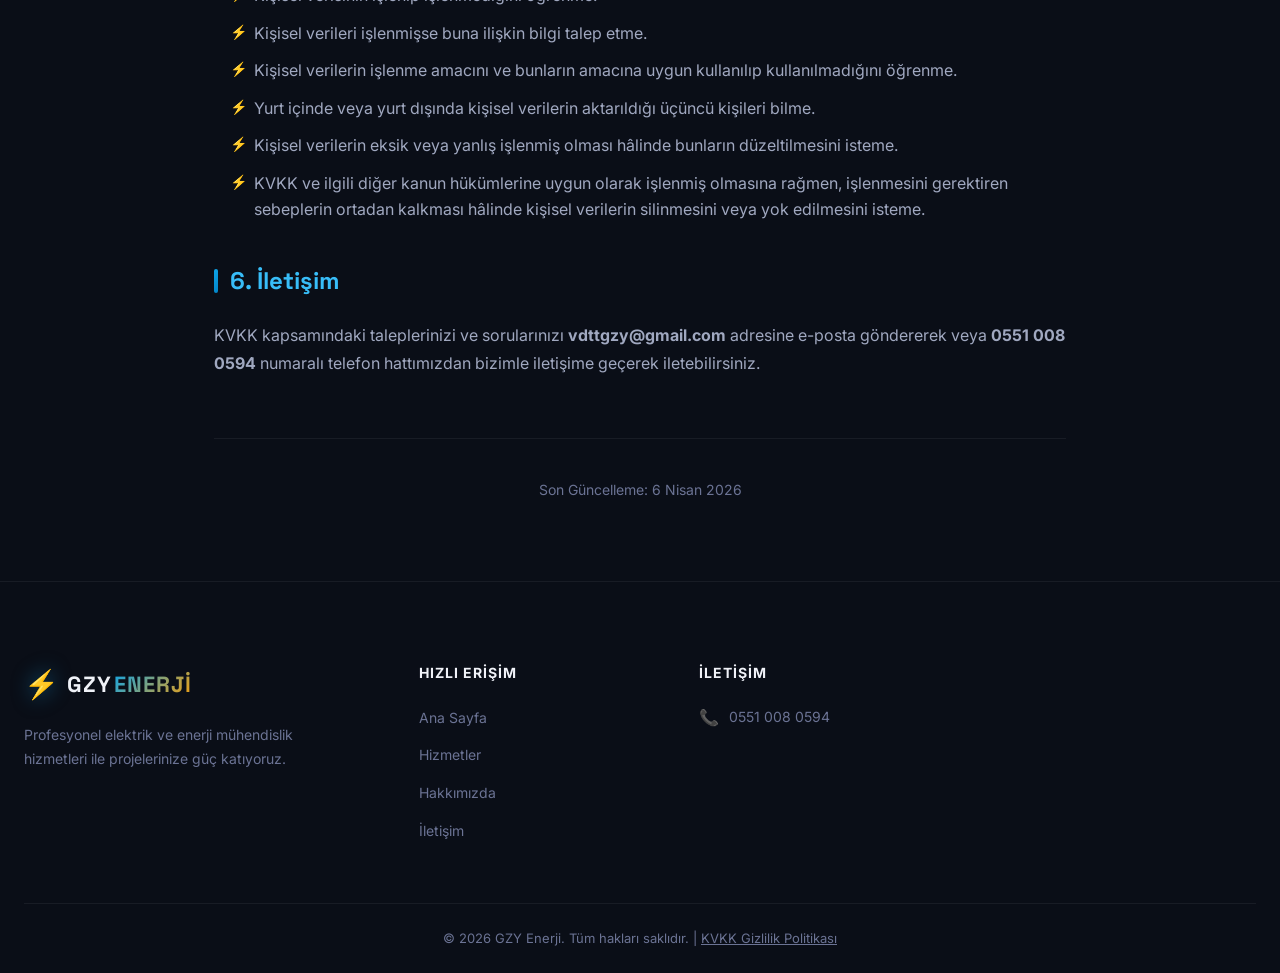
<file: kvkk.html>
<!DOCTYPE html>
<html lang="tr">
<head>
    <meta charset="UTF-8">
    <meta name="viewport" content="width=device-width, initial-scale=1.0">
    <title>GZY Enerji | KVKK Gizlilik Politikası</title>
    <meta name="description" content="GZY Enerji KVKK Gizlilik Politikası ve Kişisel Verilerin Korunması Hakkında Bilgilendirme.">
    <meta name="robots" content="noindex, nofollow">

    <!-- Google Fonts -->
    <link rel="preconnect" href="https://fonts.googleapis.com">
    <link rel="preconnect" href="https://fonts.gstatic.com" crossorigin>
    <link href="https://fonts.googleapis.com/css2?family=Inter:wght@300;400;500;600;700;800;900&family=Space+Grotesk:wght@400;500;600;700&display=swap" rel="stylesheet">

    <!-- CSS -->
    <link rel="stylesheet" href="style.css">

    <!-- Favicon -->
    <link rel="icon" type="image/svg+xml" href="data:image/svg+xml,%3Csvg xmlns='http://www.w3.org/2000/svg' viewBox='0 0 100 100'%3E%3Cdefs%3E%3ClinearGradient id='g' x1='0%25' y1='0%25' x2='100%25' y2='100%25'%3E%3Cstop offset='0%25' style='stop-color:%230ea5e9'/%3E%3Cstop offset='100%25' style='stop-color:%23f59e0b'/%3E%3C/linearGradient%3E%3C/defs%3E%3Ctext y='85' font-size='80' font-weight='900' font-family='Arial' fill='url(%23g)'%3E⚡%3C/text%3E%3C/svg%3E">

    <style>
        .static-page-header {
            padding: 180px 0 80px;
            background: var(--bg-secondary);
            text-align: center;
            border-bottom: 1px solid var(--border-subtle);
        }
        
        .static-content {
            padding: 80px 0;
            max-width: 900px;
            margin: 0 auto;
        }

        .policy-section {
            margin-bottom: 40px;
        }

        .policy-section h2 {
            font-family: var(--font-display);
            color: var(--accent-blue-light);
            margin-bottom: 20px;
            font-size: 24px;
            display: flex;
            align-items: center;
            gap: 12px;
        }

        .policy-section h2::before {
            content: '';
            width: 4px;
            height: 24px;
            background: var(--gradient-primary);
            border-radius: 2px;
        }

        .policy-section p {
            color: var(--text-secondary);
            margin-bottom: 16px;
            line-height: 1.8;
        }

        .policy-list {
            list-style: none;
            margin-left: 16px;
        }

        .policy-list li {
            position: relative;
            padding-left: 24px;
            margin-bottom: 12px;
            color: var(--text-secondary);
        }

        .policy-list li::before {
            content: '⚡';
            position: absolute;
            left: 0;
            color: var(--accent-amber);
            font-size: 14px;
        }

        .last-update {
            margin-top: 60px;
            padding-top: 40px;
            border-top: 1px solid var(--border-subtle);
            color: var(--text-muted);
            font-size: 14px;
            text-align: center;
        }
        
        .back-link {
            display: inline-flex;
            align-items: center;
            gap: 8px;
            margin-bottom: 24px;
            color: var(--accent-blue-light);
            font-weight: 600;
            transition: transform 0.3s ease;
        }
        
        .back-link:hover {
            transform: translateX(-4px);
        }
    </style>
</head>
<body>
    <!-- Preloader -->
    <div id="preloader" class="preloader">
        <div class="preloader-inner">
            <div class="preloader-bolt">⚡</div>
            <div class="preloader-text">GZY ENERJİ</div>
        </div>
    </div>

    <!-- Navbar -->
    <nav id="navbar" class="navbar scrolled">
        <div class="nav-container">
            <a href="index.html#ana-sayfa" class="nav-logo" id="nav-logo">
                <span class="logo-icon">⚡</span>
                <span class="logo-text">GZY<span class="logo-accent">ENERJİ</span></span>
            </a>
            <ul class="nav-links" id="nav-links">
                <li><a href="index.html#ana-sayfa" class="nav-link">Ana Sayfa</a></li>
                <li><a href="index.html#hizmetler" class="nav-link">Hizmetler</a></li>
                <li><a href="index.html#referanslar" class="nav-link">Referanslar</a></li>
                <li><a href="index.html#hakkimizda" class="nav-link">Hakkımızda</a></li>
                <li><a href="index.html#iletisim" class="nav-link">İletişim</a></li>
            </ul>
            <a href="tel:05510080594" class="nav-cta" id="nav-cta">
                <span class="cta-icon">📞</span>
                <span class="cta-text">Hemen Arayın</span>
            </a>
        </div>
    </nav>

    <header class="static-page-header">
        <div class="container">
            <a href="index.html" class="back-link">
                <svg width="20" height="20" viewBox="0 0 24 24" fill="none" stroke="currentColor" stroke-width="2">
                    <path d="M19 12H5M12 19l-7-7 7-7"/>
                </svg>
                Ana Sayfaya Dön
            </a>
            <h1 class="hero-title">KVKK <span class="hero-title-accent">Gizlilik Politikası</span></h1>
            <p class="section-desc">Kişisel verilerinizin korunması ve güvenliği bizim için önceliklidir.</p>
        </div>
    </header>

    <main class="static-content">
        <div class="container">
            <section class="policy-section">
                <h2>1. Veri Sorumlusu</h2>
                <p>
                    6698 sayılı Kişisel Verilerin Korunması Kanunu ("KVKK") uyarınca, <strong>GZY Enerji</strong> (bundan sonra "Şirket" olarak anılacaktır) olarak, 
                    veri sorumlusu sıfatıyla, kişisel verilerinizi aşağıda açıklanan amaçlar kapsamında; hukuka ve dürüstlük kurallarına uygun bir şekilde 
                    işleyebilecek, kaydedebilecek, saklayabilecek, sınıflandırabilecek ve güncelleyebileceğiz.
                </p>
            </section>

            <section class="policy-section">
                <h2>2. İşlenen Kişisel Veriler</h2>
                <p>Web sitemiz üzerinden bizimle iletişime geçtiğinizde veya hizmet teklifi aldığınızda aşağıdaki verileriniz işlenebilir:</p>
                <ul class="policy-list">
                    <li>Kimlik Bilgileri: Adınız ve Soyadınız.</li>
                    <li>İletişim Bilgileri: Telefon numaranız ve e-posta adresiniz.</li>
                    <li>Mesaj İçeriği: Bize ilettiğiniz talep ve mesaj detayları.</li>
                    <li>İşlem Güvenliği: IP adresi, site trafik bilgileri.</li>
                </ul>
            </section>

            <section class="policy-section">
                <h2>3. Kişisel Verilerin İşlenme Amacı</h2>
                <p>Toplanan kişisel verileriniz şu amaçlarla işlenmektedir:</p>
                <ul class="policy-list">
                    <li>Hizmet taleplerinizin karşılanması ve fiyat teklifi sunulması.</li>
                    <li>Sizinle iletişime geçilmesi ve teknik destek sağlanması.</li>
                    <li>Müşteri memnuniyetinin artırılması ve geri bildirim süreçlerinin yönetilmesi.</li>
                    <li>Yasal yükümlülüklerin yerine getirilmesi.</li>
                </ul>
            </section>

            <section class="policy-section">
                <h2>4. Kişisel Verilerin Aktarımı</h2>
                <p>
                    Kişisel verileriniz, yukarıda belirtilen amaçların gerçekleştirilmesi doğrultusunda, yasal yükümlülüklerimiz çerçevesinde 
                    yetkili kamu kurum ve kuruluşları ile paylaşılabilir. Üçüncü şahıslara veri aktarımı, veri sahibinin açık rızası olmaksızın yapılmaz.
                </p>
            </section>

            <section class="policy-section">
                <h2>5. Veri Sahibinin Hakları</h2>
                <p>KVKK'nın 11. maddesi uyarınca herkes, veri sorumlusuna başvurarak kendisiyle ilgili şu haklara sahiptir:</p>
                <ul class="policy-list">
                    <li>Kişisel verisinin işlenip işlenmediğini öğrenme.</li>
                    <li>Kişisel verileri işlenmişse buna ilişkin bilgi talep etme.</li>
                    <li>Kişisel verilerin işlenme amacını ve bunların amacına uygun kullanılıp kullanılmadığını öğrenme.</li>
                    <li>Yurt içinde veya yurt dışında kişisel verilerin aktarıldığı üçüncü kişileri bilme.</li>
                    <li>Kişisel verilerin eksik veya yanlış işlenmiş olması hâlinde bunların düzeltilmesini isteme.</li>
                    <li>KVKK ve ilgili diğer kanun hükümlerine uygun olarak işlenmiş olmasına rağmen, işlenmesini gerektiren sebeplerin ortadan kalkması hâlinde kişisel verilerin silinmesini veya yok edilmesini isteme.</li>
                </ul>
            </section>

            <section class="policy-section">
                <h2>6. İletişim</h2>
                <p>
                    KVKK kapsamındaki taleplerinizi ve sorularınızı <strong>vdttgzy@gmail.com</strong> adresine e-posta göndererek 
                    veya <strong>0551 008 0594</strong> numaralı telefon hattımızdan bizimle iletişime geçerek iletebilirsiniz.
                </p>
            </section>

            <div class="last-update">
                Son Güncelleme: 6 Nisan 2026
            </div>
        </div>
    </main>

    <!-- Footer -->
    <footer class="footer">
        <div class="container">
            <div class="footer-grid">
                <div class="footer-brand">
                    <a href="index.html#ana-sayfa" class="footer-logo">
                        <span class="logo-icon">⚡</span>
                        <span class="logo-text">GZY<span class="logo-accent">ENERJİ</span></span>
                    </a>
                    <p class="footer-desc">Profesyonel elektrik ve enerji mühendislik hizmetleri ile projelerinize güç katıyoruz.</p>
                </div>
                <div class="footer-links-group">
                    <h4>Hızlı Erişim</h4>
                    <ul class="footer-links">
                        <li><a href="index.html#ana-sayfa">Ana Sayfa</a></li>
                        <li><a href="index.html#hizmetler">Hizmetler</a></li>
                        <li><a href="index.html#hakkimizda">Hakkımızda</a></li>
                        <li><a href="index.html#iletisim">İletişim</a></li>
                    </ul>
                </div>
                <div class="footer-contact">
                    <h4>İletişim</h4>
                    <div class="footer-contact-item">
                        <span>📞</span>
                        <a href="tel:05510080594">0551 008 0594</a>
                    </div>
                </div>
            </div>
            <div class="footer-bottom">
                <p>&copy; 2026 GZY Enerji. Tüm hakları saklıdır. | <a href="kvkk.html" style="text-decoration: underline;">KVKK Gizlilik Politikası</a></p>
            </div>
        </div>
    </footer>

    <script>
        // Simple preloader removal for the static page
        window.addEventListener('load', () => {
            const preloader = document.getElementById('preloader');
            setTimeout(() => {
                preloader.classList.add('hidden');
            }, 600);
        });
    </script>
</body>
</html>
</file>
<file: style.css>
/* ========================================
   GZY ENERJİ - Corporate Website Styles
   Design: Dark Premium with Electric Accents
   ======================================== */

/* ===== DESIGN TOKENS ===== */
:root {
    /* Colors - Dark Premium */
    --bg-primary: #0a0e17;
    --bg-secondary: #0f1420;
    --bg-tertiary: #141a2a;
    --bg-card: #161d30;
    --bg-card-hover: #1a2240;
    --bg-glass: rgba(20, 26, 42, 0.85);
    --bg-glass-light: rgba(20, 26, 42, 0.6);

    /* Text */
    --text-primary: #f0f2f8;
    --text-secondary: #a0a8c0;
    --text-muted: #6b7394;
    --text-inverse: #0a0e17;

    /* Accent Colors - Electric Blue & Amber */
    --accent-blue: #0ea5e9;
    --accent-blue-light: #38bdf8;
    --accent-blue-dark: #0284c7;
    --accent-blue-glow: rgba(14, 165, 233, 0.3);
    --accent-amber: #f59e0b;
    --accent-amber-light: #fbbf24;
    --accent-amber-glow: rgba(245, 158, 11, 0.3);
    --accent-green: #10b981;
    --accent-red: #ef4444;

    /* Gradients */
    --gradient-primary: linear-gradient(135deg, #0ea5e9, #0284c7);
    --gradient-accent: linear-gradient(135deg, #0ea5e9, #f59e0b);
    --gradient-hero: linear-gradient(180deg, rgba(10, 14, 23, 0.3) 0%, rgba(10, 14, 23, 0.8) 50%, #0a0e17 100%);
    --gradient-card: linear-gradient(180deg, transparent 0%, rgba(10, 14, 23, 0.95) 100%);
    --gradient-glow: radial-gradient(ellipse at center, rgba(14, 165, 233, 0.15), transparent 70%);

    /* Borders */
    --border-subtle: rgba(255, 255, 255, 0.06);
    --border-light: rgba(255, 255, 255, 0.1);
    --border-accent: rgba(14, 165, 233, 0.3);

    /* Shadows */
    --shadow-sm: 0 2px 8px rgba(0, 0, 0, 0.3);
    --shadow-md: 0 4px 16px rgba(0, 0, 0, 0.4);
    --shadow-lg: 0 8px 32px rgba(0, 0, 0, 0.5);
    --shadow-glow: 0 0 30px rgba(14, 165, 233, 0.15);
    --shadow-glow-amber: 0 0 30px rgba(245, 158, 11, 0.15);

    /* Typography */
    --font-main: 'Inter', -apple-system, BlinkMacSystemFont, sans-serif;
    --font-display: 'Space Grotesk', 'Inter', sans-serif;

    /* Spacing */
    --section-padding: 120px;
    --container-max: 1280px;

    /* Transitions */
    --transition-fast: 0.2s ease;
    --transition-base: 0.3s ease;
    --transition-smooth: 0.5s cubic-bezier(0.4, 0, 0.2, 1);

    /* Border Radius */
    --radius-sm: 8px;
    --radius-md: 12px;
    --radius-lg: 16px;
    --radius-xl: 24px;
    --radius-full: 9999px;
}

/* ===== RESET & BASE ===== */
*, *::before, *::after {
    margin: 0;
    padding: 0;
    box-sizing: border-box;
}

html {
    scroll-behavior: smooth;
    -webkit-font-smoothing: antialiased;
    -moz-osx-font-smoothing: grayscale;
}

body {
    font-family: var(--font-main);
    color: var(--text-primary);
    background-color: var(--bg-primary);
    line-height: 1.6;
    overflow-x: hidden;
}

a {
    text-decoration: none;
    color: inherit;
    transition: color var(--transition-fast);
}

img {
    max-width: 100%;
    height: auto;
    display: block;
}

ul {
    list-style: none;
}

button {
    border: none;
    cursor: pointer;
    font-family: inherit;
    background: transparent;
}

.container {
    max-width: var(--container-max);
    margin: 0 auto;
    padding: 0 24px;
}

/* ===== PRELOADER ===== */
.preloader {
    position: fixed;
    top: 0;
    left: 0;
    width: 100%;
    height: 100%;
    background-color: var(--bg-primary);
    display: flex;
    align-items: center;
    justify-content: center;
    z-index: 10000;
    transition: opacity 0.6s ease, visibility 0.6s ease;
}

.preloader.hidden {
    opacity: 0;
    visibility: hidden;
}

.preloader-inner {
    text-align: center;
}

.preloader-bolt {
    font-size: 48px;
    animation: preloaderPulse 1s ease-in-out infinite;
}

.preloader-text {
    font-family: var(--font-display);
    font-size: 18px;
    font-weight: 700;
    letter-spacing: 4px;
    color: var(--text-secondary);
    margin-top: 16px;
    background: var(--gradient-accent);
    -webkit-background-clip: text;
    -webkit-text-fill-color: transparent;
    background-clip: text;
}

@keyframes preloaderPulse {
    0%, 100% { transform: scale(1); opacity: 1; }
    50% { transform: scale(1.2); opacity: 0.7; }
}

/* ===== NAVBAR ===== */
.navbar {
    position: fixed;
    top: 0;
    left: 0;
    width: 100%;
    z-index: 1000;
    padding: 20px 0;
    transition: all var(--transition-smooth);
}

.navbar.scrolled {
    padding: 12px 0;
    background: var(--bg-glass);
    backdrop-filter: blur(20px);
    -webkit-backdrop-filter: blur(20px);
    border-bottom: 1px solid var(--border-subtle);
}

.nav-container {
    max-width: var(--container-max);
    margin: 0 auto;
    padding: 0 24px;
    display: flex;
    align-items: center;
    justify-content: space-between;
}

.nav-logo {
    display: flex;
    align-items: center;
    gap: 8px;
    z-index: 1001;
}

.logo-icon {
    font-size: 28px;
    filter: drop-shadow(0 0 10px rgba(14, 165, 233, 0.5));
}

.logo-text {
    font-family: var(--font-display);
    font-size: 22px;
    font-weight: 800;
    letter-spacing: 1px;
    color: var(--text-primary);
}

.logo-accent {
    background: var(--gradient-accent);
    -webkit-background-clip: text;
    -webkit-text-fill-color: transparent;
    background-clip: text;
    margin-left: 2px;
}

.nav-links {
    display: flex;
    align-items: center;
    gap: 8px;
}

.nav-link {
    position: relative;
    padding: 8px 16px;
    font-size: 14px;
    font-weight: 500;
    color: var(--text-secondary);
    border-radius: var(--radius-full);
    transition: all var(--transition-base);
}

.nav-link:hover,
.nav-link.active {
    color: var(--text-primary);
}

.nav-link.active {
    background: rgba(14, 165, 233, 0.1);
    color: var(--accent-blue-light);
}

.nav-link::after {
    content: '';
    position: absolute;
    bottom: 2px;
    left: 50%;
    transform: translateX(-50%) scaleX(0);
    width: 20px;
    height: 2px;
    background: var(--accent-blue);
    border-radius: 1px;
    transition: transform var(--transition-base);
}

.nav-link:hover::after,
.nav-link.active::after {
    transform: translateX(-50%) scaleX(1);
}

.nav-cta {
    display: flex;
    align-items: center;
    gap: 8px;
    padding: 10px 20px;
    background: var(--gradient-primary);
    color: white;
    font-size: 14px;
    font-weight: 600;
    border-radius: var(--radius-full);
    transition: all var(--transition-base);
    box-shadow: 0 4px 16px rgba(14, 165, 233, 0.3);
}

.nav-cta:hover {
    transform: translateY(-2px);
    box-shadow: 0 6px 24px rgba(14, 165, 233, 0.4);
}

.cta-icon {
    font-size: 16px;
}

.nav-toggle {
    display: none;
    flex-direction: column;
    gap: 5px;
    padding: 8px;
    z-index: 1001;
}

.toggle-line {
    width: 24px;
    height: 2px;
    background: var(--text-primary);
    border-radius: 1px;
    transition: all var(--transition-base);
}

.nav-toggle.active .toggle-line:nth-child(1) {
    transform: rotate(45deg) translate(5px, 5px);
}

.nav-toggle.active .toggle-line:nth-child(2) {
    opacity: 0;
}

.nav-toggle.active .toggle-line:nth-child(3) {
    transform: rotate(-45deg) translate(5px, -5px);
}

/* Mobile Menu */
.mobile-menu {
    position: fixed;
    top: 0;
    left: 0;
    width: 100%;
    height: 100%;
    background: var(--bg-primary);
    z-index: 999;
    display: flex;
    align-items: center;
    justify-content: center;
    opacity: 0;
    visibility: hidden;
    transition: all var(--transition-smooth);
}

.mobile-menu.active {
    opacity: 1;
    visibility: visible;
}

.mobile-menu-content {
    text-align: center;
}

.mobile-nav-links {
    display: flex;
    flex-direction: column;
    gap: 12px;
    margin-bottom: 40px;
}

.mobile-nav-link {
    font-family: var(--font-display);
    font-size: 28px;
    font-weight: 700;
    color: var(--text-secondary);
    transition: all var(--transition-base);
    padding: 8px 0;
}

.mobile-nav-link:hover {
    color: var(--accent-blue-light);
    transform: translateX(8px);
}

.mobile-cta {
    display: inline-flex;
    align-items: center;
    gap: 12px;
    padding: 16px 32px;
    background: var(--gradient-primary);
    color: white;
    font-size: 18px;
    font-weight: 600;
    border-radius: var(--radius-full);
}

/* ===== HERO ===== */
.hero {
    position: relative;
    min-height: 100vh;
    display: flex;
    align-items: center;
    justify-content: center;
    overflow: hidden;
}

.hero-bg {
    position: absolute;
    top: 0;
    left: 0;
    width: 100%;
    height: 100%;
}

.hero-bg-img {
    width: 100%;
    height: 100%;
    object-fit: cover;
    transform: scale(1.05);
    animation: heroImageZoom 20s ease-in-out infinite alternate;
}

@keyframes heroImageZoom {
    from { transform: scale(1.05); }
    to { transform: scale(1.15); }
}

.hero-overlay {
    position: absolute;
    top: 0;
    left: 0;
    width: 100%;
    height: 100%;
    background: var(--gradient-hero);
}

.hero-particles {
    position: absolute;
    top: 0;
    left: 0;
    width: 100%;
    height: 100%;
    pointer-events: none;
}

.hero-content {
    position: relative;
    z-index: 2;
    text-align: center;
    max-width: 820px;
    padding: 0 24px;
}

.hero-badge {
    display: inline-flex;
    align-items: center;
    gap: 8px;
    padding: 8px 20px;
    background: rgba(14, 165, 233, 0.1);
    border: 1px solid rgba(14, 165, 233, 0.2);
    border-radius: var(--radius-full);
    font-size: 13px;
    font-weight: 500;
    color: var(--accent-blue-light);
    margin-bottom: 28px;
    letter-spacing: 0.5px;
    animation: fadeInUp 0.8s ease 0.3s both;
}

.badge-dot {
    width: 6px;
    height: 6px;
    border-radius: 50%;
    background: var(--accent-green);
    animation: badgePulse 2s ease-in-out infinite;
}

@keyframes badgePulse {
    0%, 100% { opacity: 1; box-shadow: 0 0 0 0 rgba(16, 185, 129, 0.4); }
    50% { opacity: 0.7; box-shadow: 0 0 0 6px rgba(16, 185, 129, 0); }
}

.hero-title {
    font-family: var(--font-display);
    font-size: clamp(36px, 6vw, 68px);
    font-weight: 800;
    line-height: 1.1;
    margin-bottom: 24px;
    animation: fadeInUp 0.8s ease 0.5s both;
}

.hero-title-accent {
    background: var(--gradient-accent);
    -webkit-background-clip: text;
    -webkit-text-fill-color: transparent;
    background-clip: text;
}

.hero-subtitle {
    font-size: clamp(16px, 2vw, 19px);
    color: var(--text-secondary);
    max-width: 600px;
    margin: 0 auto 40px;
    line-height: 1.7;
    animation: fadeInUp 0.8s ease 0.7s both;
}

.hero-actions {
    display: flex;
    align-items: center;
    justify-content: center;
    gap: 16px;
    margin-bottom: 60px;
    animation: fadeInUp 0.8s ease 0.9s both;
}

.hero-stats {
    display: flex;
    align-items: center;
    justify-content: center;
    gap: 40px;
    animation: fadeInUp 0.8s ease 1.1s both;
}

.stat-item {
    text-align: center;
}

.stat-number {
    font-family: var(--font-display);
    font-size: 32px;
    font-weight: 700;
    color: var(--accent-blue-light);
}

.stat-suffix {
    font-family: var(--font-display);
    font-size: 32px;
    font-weight: 700;
    color: var(--accent-amber);
}

.stat-label {
    display: block;
    font-size: 13px;
    color: var(--text-muted);
    margin-top: 4px;
    letter-spacing: 0.5px;
}

.stat-divider {
    width: 1px;
    height: 40px;
    background: var(--border-light);
}

/* Scroll Indicator */
.hero-scroll {
    position: absolute;
    bottom: 40px;
    left: 50%;
    transform: translateX(-50%);
    z-index: 2;
    animation: fadeInUp 0.8s ease 1.3s both;
}

.scroll-indicator {
    display: flex;
    flex-direction: column;
    align-items: center;
    gap: 8px;
    color: var(--text-muted);
    transition: color var(--transition-base);
}

.scroll-indicator:hover {
    color: var(--accent-blue-light);
}

.scroll-text {
    font-size: 11px;
    letter-spacing: 2px;
    text-transform: uppercase;
}

.scroll-line {
    width: 1px;
    height: 40px;
    background: var(--accent-blue);
    position: relative;
    overflow: hidden;
}

.scroll-line::after {
    content: '';
    position: absolute;
    top: -100%;
    left: 0;
    width: 100%;
    height: 100%;
    background: var(--accent-blue-light);
    animation: scrollLineAnim 2s ease-in-out infinite;
}

@keyframes scrollLineAnim {
    0% { top: -100%; }
    50% { top: 100%; }
    100% { top: 100%; }
}

/* ===== BUTTONS ===== */
.btn {
    display: inline-flex;
    align-items: center;
    gap: 10px;
    padding: 14px 28px;
    font-size: 15px;
    font-weight: 600;
    border-radius: var(--radius-full);
    transition: all var(--transition-base);
    cursor: pointer;
    font-family: inherit;
}

.btn-primary {
    background: var(--gradient-primary);
    color: white;
    box-shadow: 0 4px 20px rgba(14, 165, 233, 0.3);
}

.btn-primary:hover {
    transform: translateY(-3px);
    box-shadow: 0 8px 30px rgba(14, 165, 233, 0.4);
}

.btn-outline {
    background: transparent;
    color: var(--text-primary);
    border: 1px solid var(--border-light);
}

.btn-outline:hover {
    border-color: var(--accent-blue);
    background: rgba(14, 165, 233, 0.05);
    transform: translateY(-3px);
}

.btn-lg {
    padding: 16px 32px;
    font-size: 16px;
}

.btn-full {
    width: 100%;
    justify-content: center;
}

/* ===== SECTION STYLES ===== */
.section-header {
    text-align: center;
    margin-bottom: 64px;
}

.section-tag {
    display: inline-block;
    padding: 6px 16px;
    background: rgba(14, 165, 233, 0.1);
    border: 1px solid rgba(14, 165, 233, 0.15);
    border-radius: var(--radius-full);
    font-size: 13px;
    font-weight: 600;
    color: var(--accent-blue-light);
    letter-spacing: 1px;
    text-transform: uppercase;
    margin-bottom: 20px;
}

.section-title {
    font-family: var(--font-display);
    font-size: clamp(28px, 4vw, 44px);
    font-weight: 800;
    line-height: 1.2;
    margin-bottom: 16px;
}

.title-accent {
    background: var(--gradient-accent);
    -webkit-background-clip: text;
    -webkit-text-fill-color: transparent;
    background-clip: text;
}

.section-desc {
    font-size: 17px;
    color: var(--text-secondary);
    max-width: 560px;
    margin: 0 auto;
    line-height: 1.7;
}

/* ===== SERVICES ===== */
.services {
    padding: var(--section-padding) 0;
    background: var(--bg-secondary);
    position: relative;
}

.services::before {
    content: '';
    position: absolute;
    top: 0;
    left: 50%;
    transform: translateX(-50%);
    width: 600px;
    height: 600px;
    background: var(--gradient-glow);
    pointer-events: none;
}

.services-grid {
    display: grid;
    grid-template-columns: repeat(3, 1fr);
    gap: 24px;
}

.service-card {
    position: relative;
    background: var(--bg-card);
    border-radius: var(--radius-lg);
    overflow: hidden;
    border: 1px solid var(--border-subtle);
    transition: all var(--transition-smooth);
}

.service-card:hover {
    transform: translateY(-8px);
    border-color: var(--border-accent);
    box-shadow: var(--shadow-glow);
}

.service-card-featured {
    grid-column: span 2;
    grid-row: span 2;
}

.service-card-image {
    position: relative;
    height: 200px;
    overflow: hidden;
}

.service-card-featured .service-card-image {
    height: 100%;
    position: absolute;
    top: 0;
    left: 0;
    width: 100%;
}

.service-card-featured .service-card-content {
    position: relative;
    z-index: 2;
    height: 100%;
    min-height: 420px;
    display: flex;
    flex-direction: column;
    justify-content: flex-end;
}

.service-card-image img {
    width: 100%;
    height: 100%;
    object-fit: cover;
    transition: transform var(--transition-smooth);
}

.service-card:hover .service-card-image img {
    transform: scale(1.1);
}

.service-card-overlay {
    position: absolute;
    top: 0;
    left: 0;
    width: 100%;
    height: 100%;
    background: var(--gradient-card);
}

.service-card-icon-only {
    display: flex;
    align-items: center;
    justify-content: center;
    background: linear-gradient(135deg, rgba(14, 165, 233, 0.05), rgba(245, 158, 11, 0.05));
}

.service-icon-large {
    width: 80px;
    height: 80px;
    color: var(--accent-blue);
    opacity: 0.5;
}

.service-card-content {
    padding: 28px;
}

.service-icon {
    width: 48px;
    height: 48px;
    display: flex;
    align-items: center;
    justify-content: center;
    background: rgba(14, 165, 233, 0.1);
    border: 1px solid rgba(14, 165, 233, 0.15);
    border-radius: var(--radius-md);
    color: var(--accent-blue);
    margin-bottom: 16px;
    transition: all var(--transition-base);
}

.service-icon svg {
    width: 24px;
    height: 24px;
}

.service-card:hover .service-icon {
    background: rgba(14, 165, 233, 0.2);
    border-color: rgba(14, 165, 233, 0.3);
    box-shadow: 0 0 20px rgba(14, 165, 233, 0.15);
}

.service-title {
    font-family: var(--font-display);
    font-size: 18px;
    font-weight: 700;
    margin-bottom: 10px;
    line-height: 1.3;
}

.service-desc {
    font-size: 14px;
    color: var(--text-secondary);
    line-height: 1.6;
    margin-bottom: 16px;
}

.service-link {
    display: inline-flex;
    align-items: center;
    gap: 6px;
    font-size: 14px;
    font-weight: 600;
    color: var(--accent-blue);
    transition: all var(--transition-base);
}

.service-link:hover {
    color: var(--accent-blue-light);
    gap: 10px;
}

.service-link svg {
    transition: transform var(--transition-base);
}

.service-link:hover svg {
    transform: translateX(4px);
}

/* ===== ABOUT ===== */
.about {
    padding: var(--section-padding) 0;
    background: var(--bg-primary);
}

.about-grid {
    display: grid;
    grid-template-columns: 1fr 1fr;
    gap: 80px;
    align-items: center;
}

.about-visual {
    position: relative;
}

.about-image-wrapper {
    position: relative;
    border-radius: var(--radius-xl);
    overflow: hidden;
    box-shadow: var(--shadow-lg);
}

.about-image-wrapper img {
    width: 100%;
    height: 500px;
    object-fit: cover;
}

.about-image-accent {
    position: absolute;
    top: -20px;
    right: -20px;
    width: 120px;
    height: 120px;
    border: 2px solid var(--accent-blue);
    border-radius: var(--radius-xl);
    opacity: 0.3;
    pointer-events: none;
}

.about-experience-badge {
    position: absolute;
    bottom: -20px;
    right: 30px;
    padding: 20px 28px;
    background: var(--gradient-primary);
    border-radius: var(--radius-lg);
    text-align: center;
    box-shadow: 0 8px 30px rgba(14, 165, 233, 0.4);
}

.experience-number {
    display: block;
    font-family: var(--font-display);
    font-size: 28px;
    font-weight: 800;
    color: white;
}

.experience-text {
    display: block;
    font-size: 13px;
    font-weight: 500;
    color: rgba(255, 255, 255, 0.8);
    margin-top: 2px;
}

.about-content .section-tag {
    margin-bottom: 16px;
}

.about-content .section-title {
    margin-bottom: 24px;
}

.about-text {
    font-size: 16px;
    color: var(--text-secondary);
    line-height: 1.8;
    margin-bottom: 16px;
}

.about-features {
    display: flex;
    flex-direction: column;
    gap: 20px;
    margin-top: 32px;
}

.about-feature {
    display: flex;
    align-items: flex-start;
    gap: 16px;
    padding: 16px;
    background: var(--bg-tertiary);
    border: 1px solid var(--border-subtle);
    border-radius: var(--radius-md);
    transition: all var(--transition-base);
}

.about-feature:hover {
    border-color: var(--border-accent);
    background: var(--bg-card);
}

.feature-icon {
    flex-shrink: 0;
    width: 40px;
    height: 40px;
    display: flex;
    align-items: center;
    justify-content: center;
    background: rgba(14, 165, 233, 0.1);
    border-radius: var(--radius-sm);
    color: var(--accent-blue);
}

.feature-icon svg {
    width: 20px;
    height: 20px;
}

.feature-info h4 {
    font-size: 15px;
    font-weight: 700;
    margin-bottom: 4px;
}

.feature-info p {
    font-size: 13px;
    color: var(--text-muted);
    line-height: 1.5;
}

/* ===== CTA BANNER ===== */
.cta-banner {
    padding: 80px 0;
    background: var(--bg-tertiary);
    position: relative;
    overflow: hidden;
}

.cta-banner::before {
    content: '';
    position: absolute;
    top: 50%;
    left: 50%;
    transform: translate(-50%, -50%);
    width: 600px;
    height: 300px;
    background: radial-gradient(ellipse, rgba(14, 165, 233, 0.1), transparent 70%);
    pointer-events: none;
}

.cta-content {
    display: flex;
    align-items: center;
    justify-content: space-between;
    gap: 40px;
    position: relative;
    z-index: 1;
}

.cta-text h2 {
    font-family: var(--font-display);
    font-size: clamp(24px, 3vw, 36px);
    font-weight: 800;
    margin-bottom: 8px;
}

.cta-text p {
    font-size: 16px;
    color: var(--text-secondary);
}

.cta-actions {
    display: flex;
    gap: 16px;
    flex-shrink: 0;
}

/* ===== STATS BAR - FULL MOBILE FIX ===== */
.stats-bar {
    background: var(--gradient-primary);
    padding: 60px 0;
    position: relative;
    z-index: 5;
    margin-top: -30px;
}

.stats-bar-grid {
    display: flex;
    align-items: center;
    justify-content: center;
    gap: 60px;
    width: 100%;
    max-width: 1200px;
    margin: 0 auto;
}

/* Tablet ve Mobil Düzenlemeleri */
@media (max-width: 991px) {
    .stats-bar-grid {
        gap: 30px;
        flex-wrap: wrap;
    }
}

@media (max-width: 768px) {
    .stats-bar {
        margin-top: 0 !important; /* Mavi barın referanslara binmesini engeller */
        padding: 50px 0 !important;
    }

    .stats-bar-grid {
        flex-direction: column !important; /* Kesinlikle alt alta */
        gap: 40px !important;
    }
    
    .stats-bar-divider {
        display: none !important; /* Mobilde aradaki ince çizgileri gizle, daha temiz dursun */
    }

    .stats-bar-num {
        font-size: 42px !important;
    }

    .stats-bar-label {
        font-size: 14px !important;
        margin-top: 8px !important;
    }
    
    .stats-bar-note {
        font-size: 12px !important;
        line-height: 1.5;
        padding: 0 15px;
        margin-top: 40px !important;
    }
}

.stats-bar-item {
    text-align: center;
    flex: 1;
}

.stats-bar-num {
    display: block;
    font-family: var(--font-display);
    font-size: 48px;
    font-weight: 800;
    color: white;
}

.stats-bar-label {
    display: block;
    font-size: 14px;
    font-weight: 700;
    color: rgba(255, 255, 255, 0.9);
    margin-top: 5px;
}

/* ===== REFERENCES - FULL MOBILE FIX ===== */
.references-grid {
    display: grid;
    grid-template-columns: repeat(3, 1fr);
    gap: 30px;
}

/* TABLET: 2 Sütun */
@media (max-width: 991px) {
    .references-grid {
        grid-template-columns: repeat(2, 1fr);
    }
}

/* MOBİL: Tamamen Alt Alta 1 Sütun */
@media (max-width: 576px) {
    .references-grid {
        grid-template-columns: 1fr !important; /* TEK SÜTUN */
        gap: 25px !important;
    }
    
    .ref-card {
        height: auto !important; /* İçerik ne kadarsa o kadar uzasın, devasa boşluk kalmasın */
    }

    .ref-image {
        height: 240px !important; /* Mobilde resimler daha belirgin olsun */
    }

    .ref-title {
        font-size: 15px !important; 
        line-height: 1.4;
    }
}

.ref-card {
    background: var(--bg-card);
    border-radius: var(--radius-lg);
    border: 1px solid var(--border-subtle);
    height: 100%;
}

.ref-card:hover {
    transform: translateY(-10px);
    border-color: var(--border-accent);
    box-shadow: var(--shadow-lg);
}

.ref-image {
    position: relative;
    height: 240px;
    overflow: hidden;
}

.ref-image img {
    width: 100%;
    height: 100%;
    object-fit: cover;
    transition: transform var(--transition-smooth);
}

.ref-card:hover .ref-image img {
    transform: scale(1.1);
}

.ref-status {
    position: absolute;
    top: 15px;
    left: 15px;
    padding: 4px 12px;
    border-radius: var(--radius-sm);
    font-size: 11px;
    font-weight: 700;
    color: white;
    z-index: 2;
}

.status-ongoing { background: var(--accent-blue); }
.status-new { background: var(--accent-amber); }
.status-completed { background: var(--accent-green); }

.ref-content {
    padding: 24px;
}

.ref-title {
    font-family: var(--font-display);
    font-size: 17px;
    font-weight: 700;
    line-height: 1.4;
    color: var(--text-primary);
}

/* ===== CONTACT SECTION STYLES (Existing continue) ===== */
.contact {
    padding: var(--section-padding) 0;
    background: var(--bg-secondary);
}

.contact-grid {
    display: grid;
    grid-template-columns: 380px 1fr;
    gap: 48px;
}

.contact-info-cards {
    display: flex;
    flex-direction: column;
    gap: 16px;
}

.contact-card {
    display: flex;
    align-items: center;
    gap: 16px;
    padding: 20px 24px;
    background: var(--bg-card);
    border: 1px solid var(--border-subtle);
    border-radius: var(--radius-md);
    transition: all var(--transition-base);
}

.contact-card:hover {
    border-color: var(--border-accent);
    transform: translateX(8px);
    box-shadow: var(--shadow-glow);
}

.contact-card-icon {
    flex-shrink: 0;
    width: 48px;
    height: 48px;
    display: flex;
    align-items: center;
    justify-content: center;
    background: rgba(14, 165, 233, 0.1);
    border: 1px solid rgba(14, 165, 233, 0.15);
    border-radius: var(--radius-md);
    color: var(--accent-blue);
}

.contact-card-icon svg {
    width: 22px;
    height: 22px;
}

.contact-card-text h4 {
    font-size: 12px;
    font-weight: 600;
    color: var(--text-muted);
    text-transform: uppercase;
    letter-spacing: 1px;
    margin-bottom: 4px;
}

.contact-card-text a,
.contact-card-text span {
    font-size: 15px;
    font-weight: 600;
    color: var(--text-primary);
    transition: color var(--transition-fast);
}

.contact-card-text a:hover {
    color: var(--accent-blue-light);
}

/* Contact Form */
.contact-form-wrapper {
    background: var(--bg-card);
    border: 1px solid var(--border-subtle);
    border-radius: var(--radius-lg);
    padding: 40px;
}

.contact-form {
    display: flex;
    flex-direction: column;
    gap: 20px;
}

.form-row {
    display: grid;
    grid-template-columns: 1fr 1fr;
    gap: 20px;
}

.form-group {
    display: flex;
    flex-direction: column;
    gap: 6px;
}

.form-group label {
    font-size: 13px;
    font-weight: 600;
    color: var(--text-secondary);
    letter-spacing: 0.3px;
}

.form-group input,
.form-group select,
.form-group textarea {
    width: 100%;
    padding: 14px 18px;
    background: var(--bg-tertiary);
    border: 1px solid var(--border-light);
    border-radius: var(--radius-sm);
    color: var(--text-primary);
    font-size: 15px;
    font-family: inherit;
    outline: none;
    transition: all var(--transition-base);
}

.form-group input:focus,
.form-group select:focus,
.form-group textarea:focus {
    border-color: var(--accent-blue);
    box-shadow: 0 0 0 3px rgba(14, 165, 233, 0.1);
}

.form-group input::placeholder,
.form-group textarea::placeholder {
    color: var(--text-muted);
}

.form-group select {
    cursor: pointer;
    appearance: none;
    background-image: url("data:image/svg+xml,%3Csvg xmlns='http://www.w3.org/2000/svg' width='12' height='12' viewBox='0 0 24 24' fill='none' stroke='%236b7394' stroke-width='2'%3E%3Cpath d='M6 9l6 6 6-6'/%3E%3C/svg%3E");
    background-repeat: no-repeat;
    background-position: right 16px center;
    padding-right: 40px;
}

.form-group select option {
    background: var(--bg-card);
    color: var(--text-primary);
}

.form-group textarea {
    resize: vertical;
    min-height: 100px;
}

/* Form Success Message */
.form-success {
    display: none;
    text-align: center;
    padding: 40px;
}

.form-success.show {
    display: block;
}

.form-success-icon {
    font-size: 48px;
    margin-bottom: 16px;
}

.form-success h3 {
    font-family: var(--font-display);
    font-size: 22px;
    font-weight: 700;
    margin-bottom: 8px;
}

.form-success p {
    color: var(--text-secondary);
}

/* ===== FOOTER ===== */
.footer {
    padding: 80px 0 0;
    background: var(--bg-primary);
    border-top: 1px solid var(--border-subtle);
}

.footer-grid {
    display: grid;
    grid-template-columns: 1.5fr 1fr 1fr 1.2fr;
    gap: 48px;
    padding-bottom: 48px;
    border-bottom: 1px solid var(--border-subtle);
}

.footer-logo {
    display: flex;
    align-items: center;
    gap: 8px;
    margin-bottom: 16px;
}

.footer-desc {
    font-size: 14px;
    color: var(--text-muted);
    line-height: 1.7;
    max-width: 280px;
}

.footer-links-group h4,
.footer-contact h4 {
    font-size: 14px;
    font-weight: 700;
    color: var(--text-primary);
    text-transform: uppercase;
    letter-spacing: 1px;
    margin-bottom: 20px;
}

.footer-links li {
    margin-bottom: 12px;
}

.footer-links a {
    font-size: 14px;
    color: var(--text-muted);
    transition: all var(--transition-base);
}

.footer-links a:hover {
    color: var(--accent-blue-light);
    padding-left: 4px;
}

.footer-contact-item {
    display: flex;
    align-items: center;
    gap: 10px;
    margin-bottom: 16px;
}

.footer-contact-item span:first-child {
    font-size: 16px;
    flex-shrink: 0;
}

.footer-contact-item a {
    font-size: 14px;
    color: var(--text-muted);
    transition: color var(--transition-fast);
}

.footer-contact-item a:hover {
    color: var(--accent-blue-light);
}

.footer-bottom {
    padding: 24px 0;
    text-align: center;
}

.footer-bottom p {
    font-size: 13px;
    color: var(--text-muted);
}

/* ===== WHATSAPP FLOAT ===== */
.whatsapp-float {
    position: fixed;
    bottom: 30px;
    right: 30px;
    width: 60px;
    height: 60px;
    display: flex;
    align-items: center;
    justify-content: center;
    background: #25d366;
    color: white;
    border-radius: 50%;
    box-shadow: 0 4px 20px rgba(37, 211, 102, 0.4);
    z-index: 900;
    transition: all var(--transition-base);
    animation: whatsappPulse 3s ease-in-out infinite;
}

.whatsapp-float:hover {
    transform: scale(1.1);
    box-shadow: 0 6px 30px rgba(37, 211, 102, 0.5);
}

@keyframes whatsappPulse {
    0%, 100% { box-shadow: 0 4px 20px rgba(37, 211, 102, 0.4); }
    50% { box-shadow: 0 4px 20px rgba(37, 211, 102, 0.6), 0 0 0 10px rgba(37, 211, 102, 0.1); }
}

/* ===== ANIMATIONS ===== */
@keyframes fadeInUp {
    from {
        opacity: 0;
        transform: translateY(30px);
    }
    to {
        opacity: 1;
        transform: translateY(0);
    }
}

/* Scroll Reveal Animation Classes */
.reveal {
    opacity: 0;
    transform: translateY(40px);
    transition: opacity 0.8s ease, transform 0.8s ease;
}

.reveal.visible {
    opacity: 1;
    transform: translateY(0);
}

.reveal-delay-1 { transition-delay: 0.1s; }
.reveal-delay-2 { transition-delay: 0.2s; }
.reveal-delay-3 { transition-delay: 0.3s; }
.reveal-delay-4 { transition-delay: 0.4s; }
.reveal-delay-5 { transition-delay: 0.5s; }

/* Electric particle */
.particle {
    position: absolute;
    width: 3px;
    height: 3px;
    border-radius: 50%;
    background: var(--accent-blue);
    opacity: 0;
    animation: particleFloat 6s ease-in-out infinite;
    pointer-events: none;
}

@keyframes particleFloat {
    0% { opacity: 0; transform: translateY(0) scale(0); }
    20% { opacity: 0.7; transform: translateY(-30px) scale(1); }
    80% { opacity: 0.3; transform: translateY(-120px) scale(0.6); }
    100% { opacity: 0; transform: translateY(-180px) scale(0); }
}

/* ===== RESPONSIVE ===== */
@media (max-width: 1024px) {
    :root {
        --section-padding: 80px;
    }

    .services-grid {
        grid-template-columns: repeat(2, 1fr);
    }

    .service-card-featured {
        grid-column: span 2;
        grid-row: span 1;
    }

    /* PC'deki o harika "arkaplan resmi" efektini koruyoruz */
    .service-card-featured .service-card-image {
        height: 100% !important; /* Resim tüm kartı kaplasın */
        position: absolute !important;
    }

    .service-card-featured .service-card-content {
        min-height: 380px; /* Tablet için yeterli yükseklik */
    }
    .about-grid {
        gap: 48px;
    }

    .about-image-wrapper img {
        height: 400px;
    }

    .contact-grid {
        grid-template-columns: 1fr;
    }

    .contact-info-cards {
        display: grid;
        grid-template-columns: 1fr 1fr;
        gap: 16px;
    }

    .footer-grid {
        grid-template-columns: 1fr 1fr;
        gap: 40px;
    }
}

@media (max-width: 768px) {
    :root {
        --section-padding: 64px;
    }

    .nav-links,
    .nav-cta {
        display: none;
    }

    .nav-toggle {
        display: flex;
    }

    .services-grid {
        grid-template-columns: 1fr;
    }

    .service-card-featured {
        grid-column: span 1;
        grid-row: span 1;
    }

    /* Mobilde de tam kart arkaplan efektini koru */
    .service-card-featured .service-card-image {
        height: 100% !important;
        position: absolute !important;
    }

    .service-card-featured .service-card-content {
        min-height: 340px; /* Mobilde biraz daha kompakt olsun ama yine de devasa görünsün */
    }

    .about-grid {
        grid-template-columns: 1fr;
        gap: 40px;
    }

    .about-image-wrapper img {
        height: 300px;
    }

    .about-image-accent {
        display: none;
    }

    .cta-content {
        flex-direction: column;
        text-align: center;
    }

    .cta-actions {
        flex-direction: column;
        width: 100%;
    }

    .cta-actions .btn {
        justify-content: center;
    }

    .contact-info-cards {
        grid-template-columns: 1fr;
    }

    .contact-form-wrapper {
        padding: 24px;
    }

    .form-row {
        grid-template-columns: 1fr;
    }

    .hero-stats {
        gap: 24px;
    }

    .stat-number,
    .stat-suffix {
        font-size: 24px;
    }

    .hero-actions {
        flex-direction: column;
    }

    .hero-actions .btn {
        width: 100%;
        justify-content: center;
    }

    .footer-grid {
        grid-template-columns: 1fr;
        gap: 32px;
    }

    .whatsapp-float {
        bottom: 20px;
        right: 20px;
        width: 52px;
        height: 52px;
    }

    .whatsapp-float svg {
        width: 24px;
        height: 24px;
    }
}

@media (max-width: 480px) {
    .hero-title {
        font-size: 32px;
    }

    .hero-stats {
        flex-wrap: wrap;
        gap: 20px;
    }

    .stat-divider {
        display: none;
    }

    .stat-item {
        width: calc(50% - 10px);
    }

    .stat-item:last-child {
        width: 100%;
    }
}

/* ===== PERFORMANCE ===== */
@media (prefers-reduced-motion: reduce) {
    *, *::before, *::after {
        animation-duration: 0.01ms !important;
        animation-iteration-count: 1 !important;
        transition-duration: 0.01ms !important;
    }

    .hero-bg-img {
        animation: none;
        transform: scale(1);
    }
}
</file>
